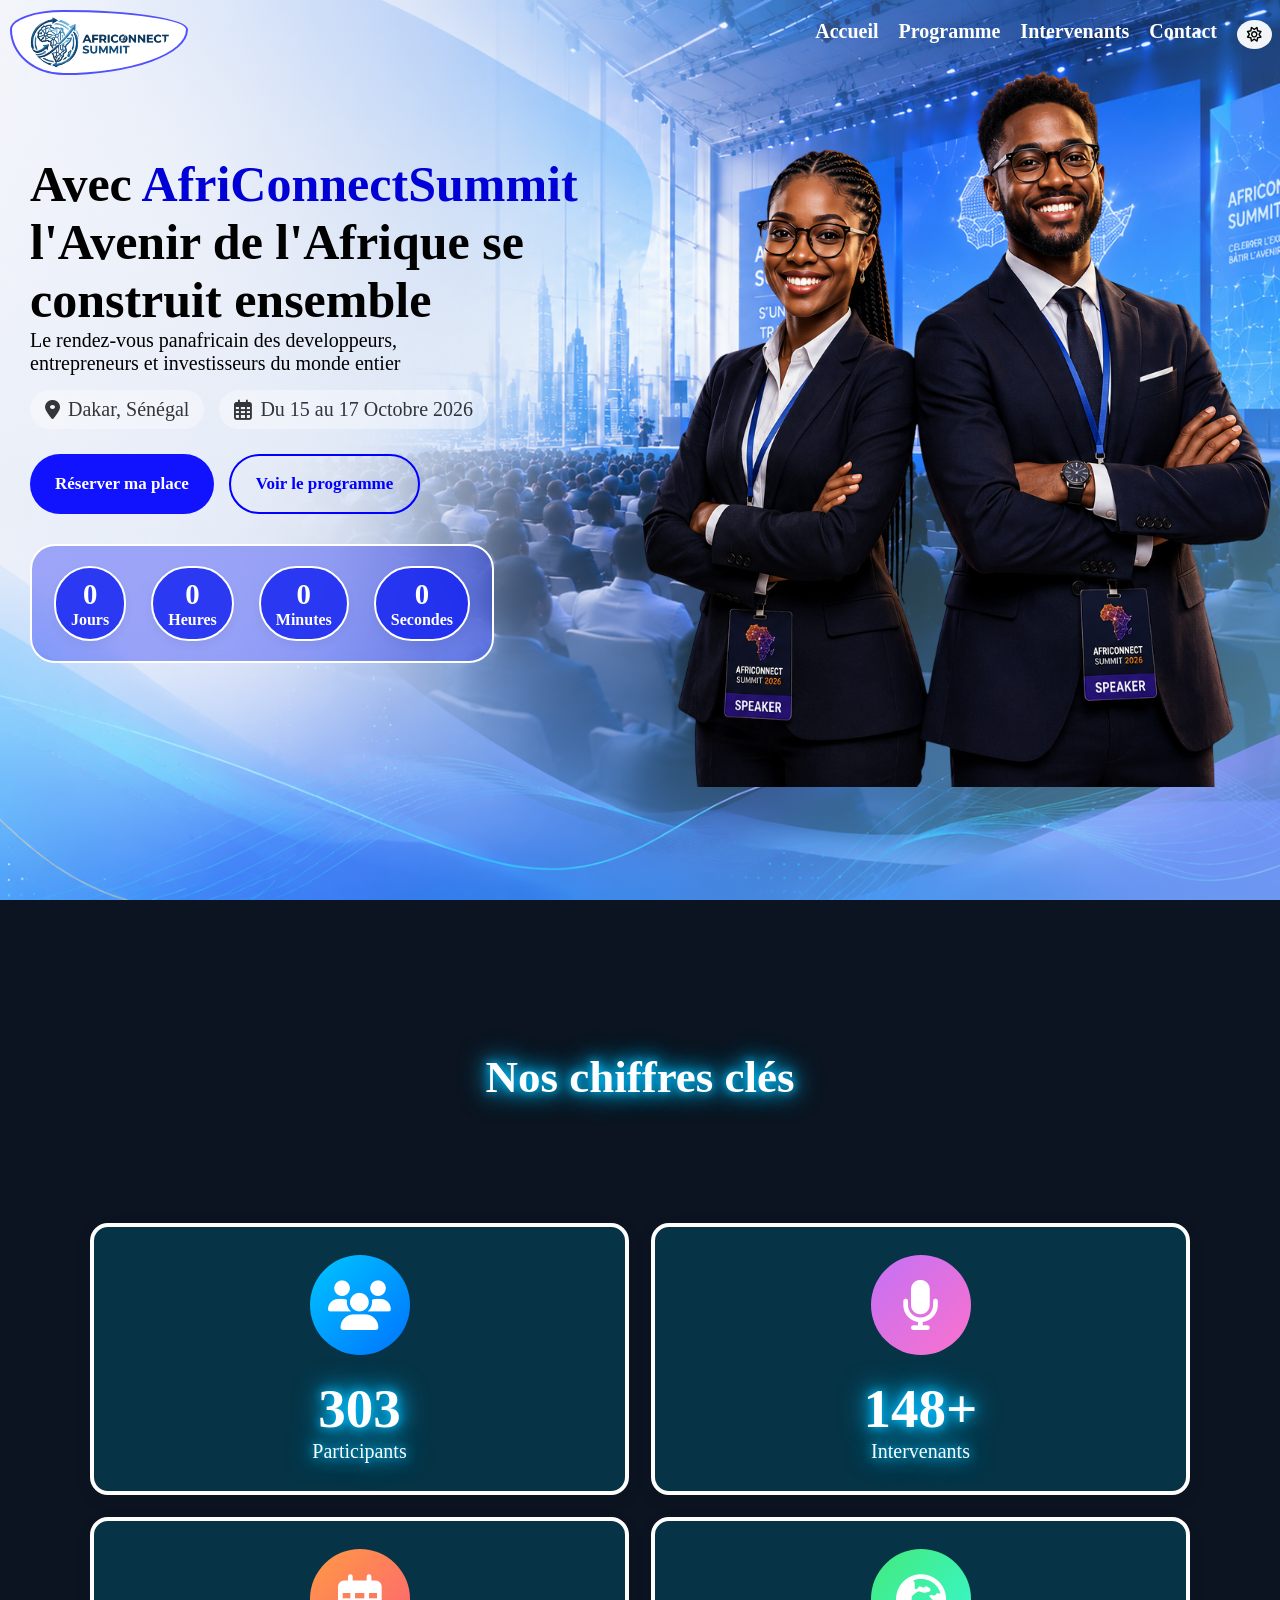
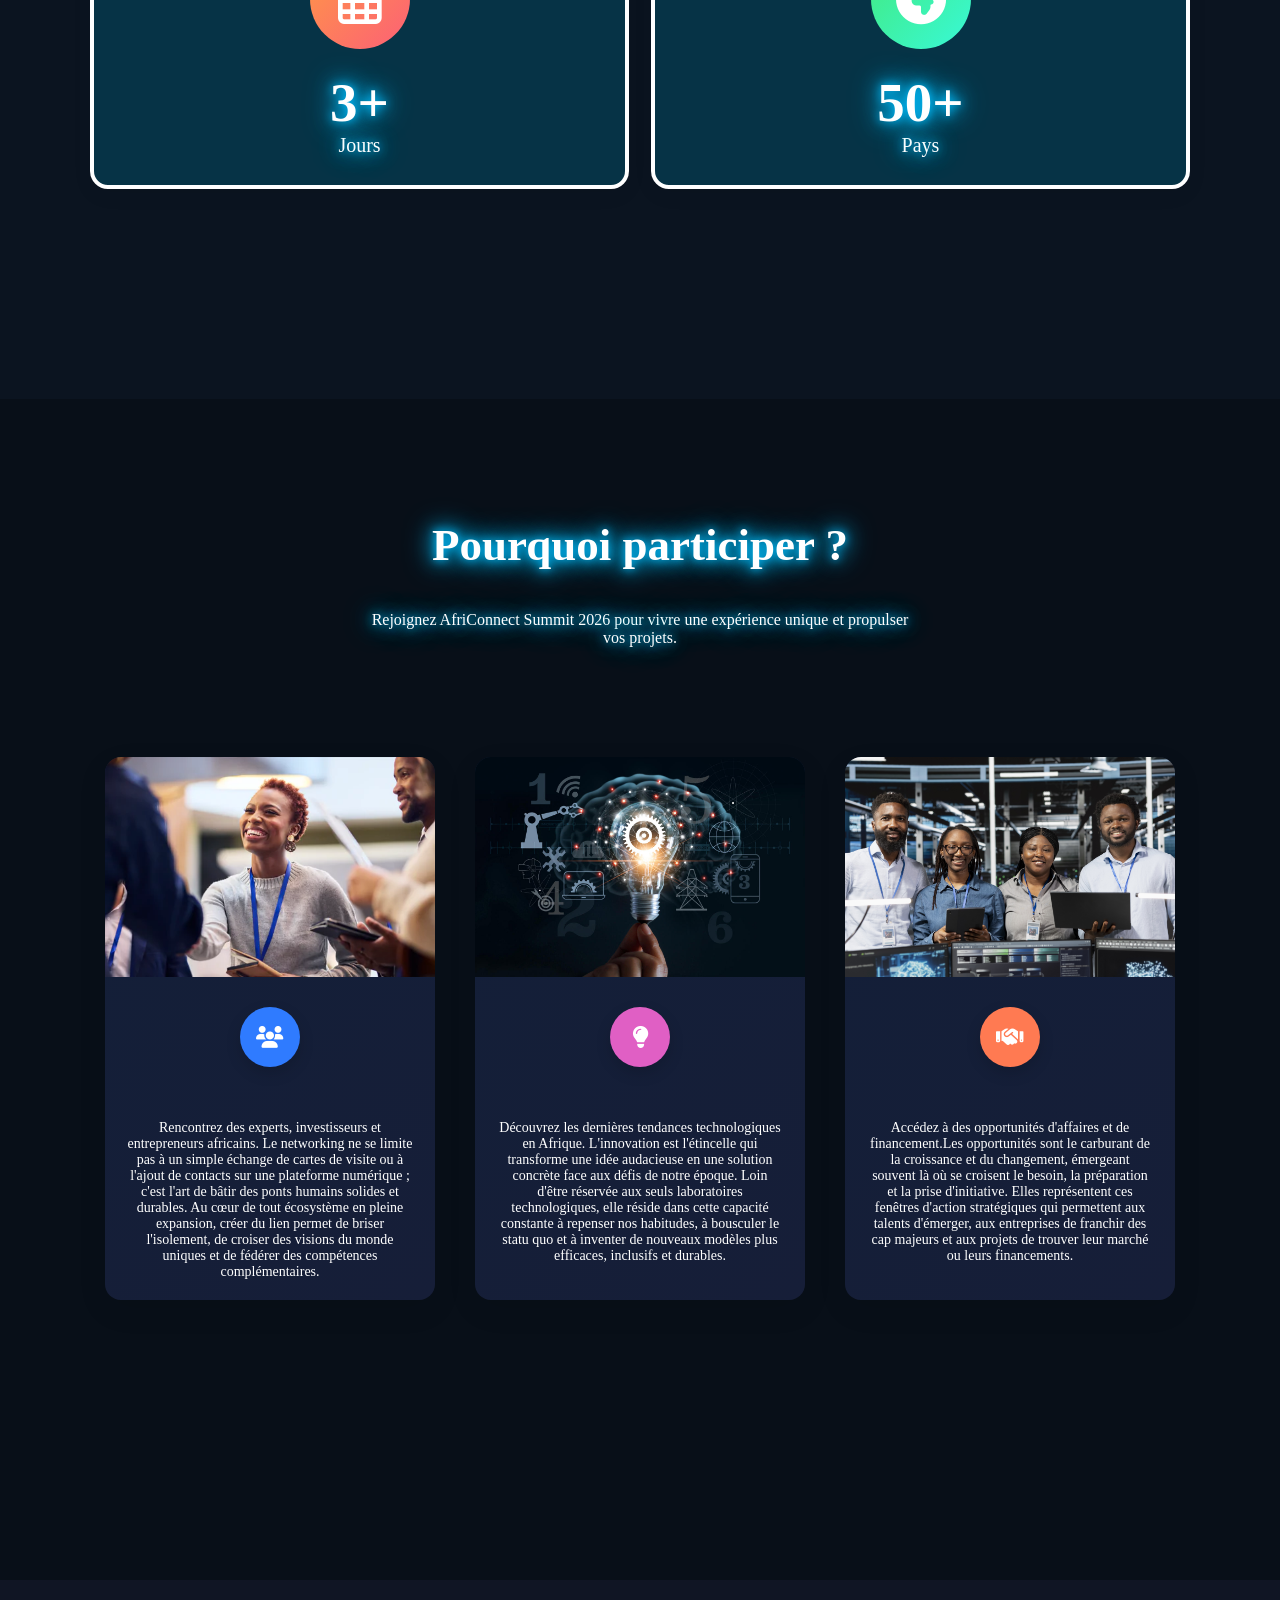
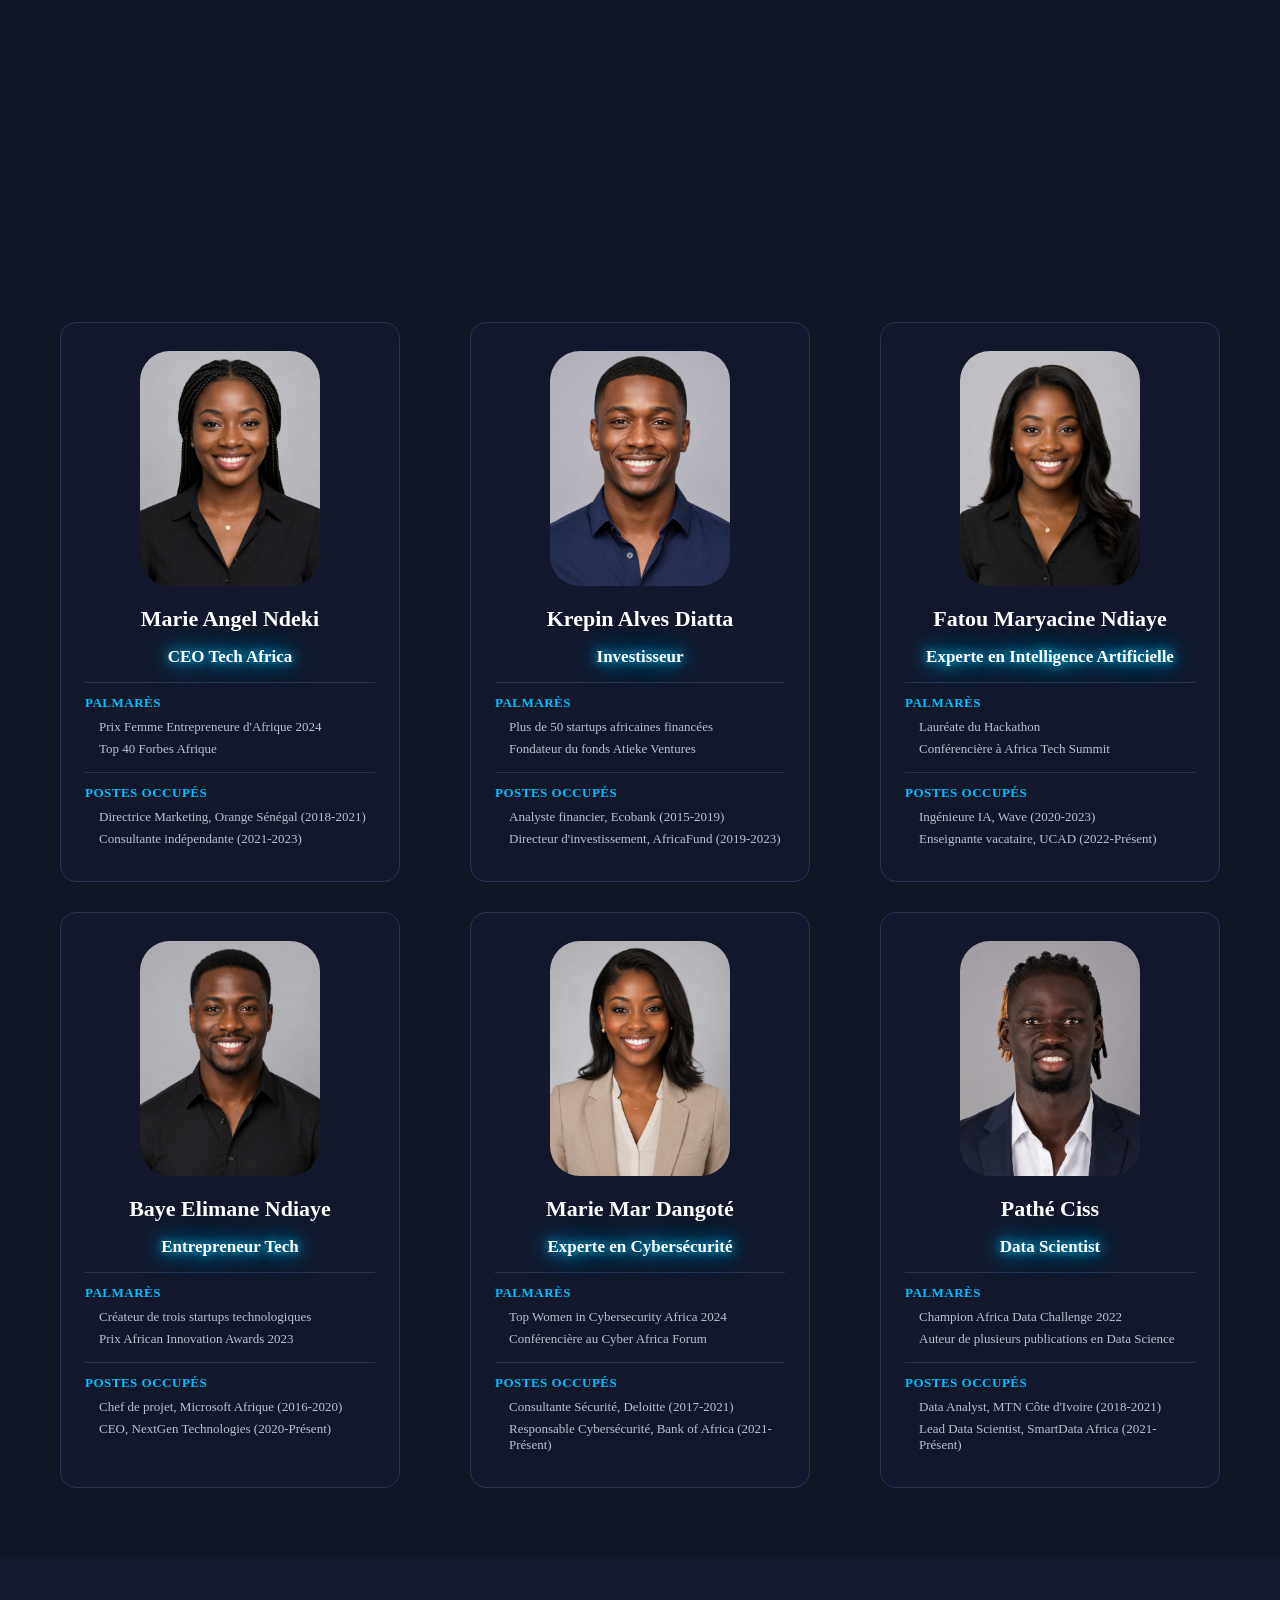
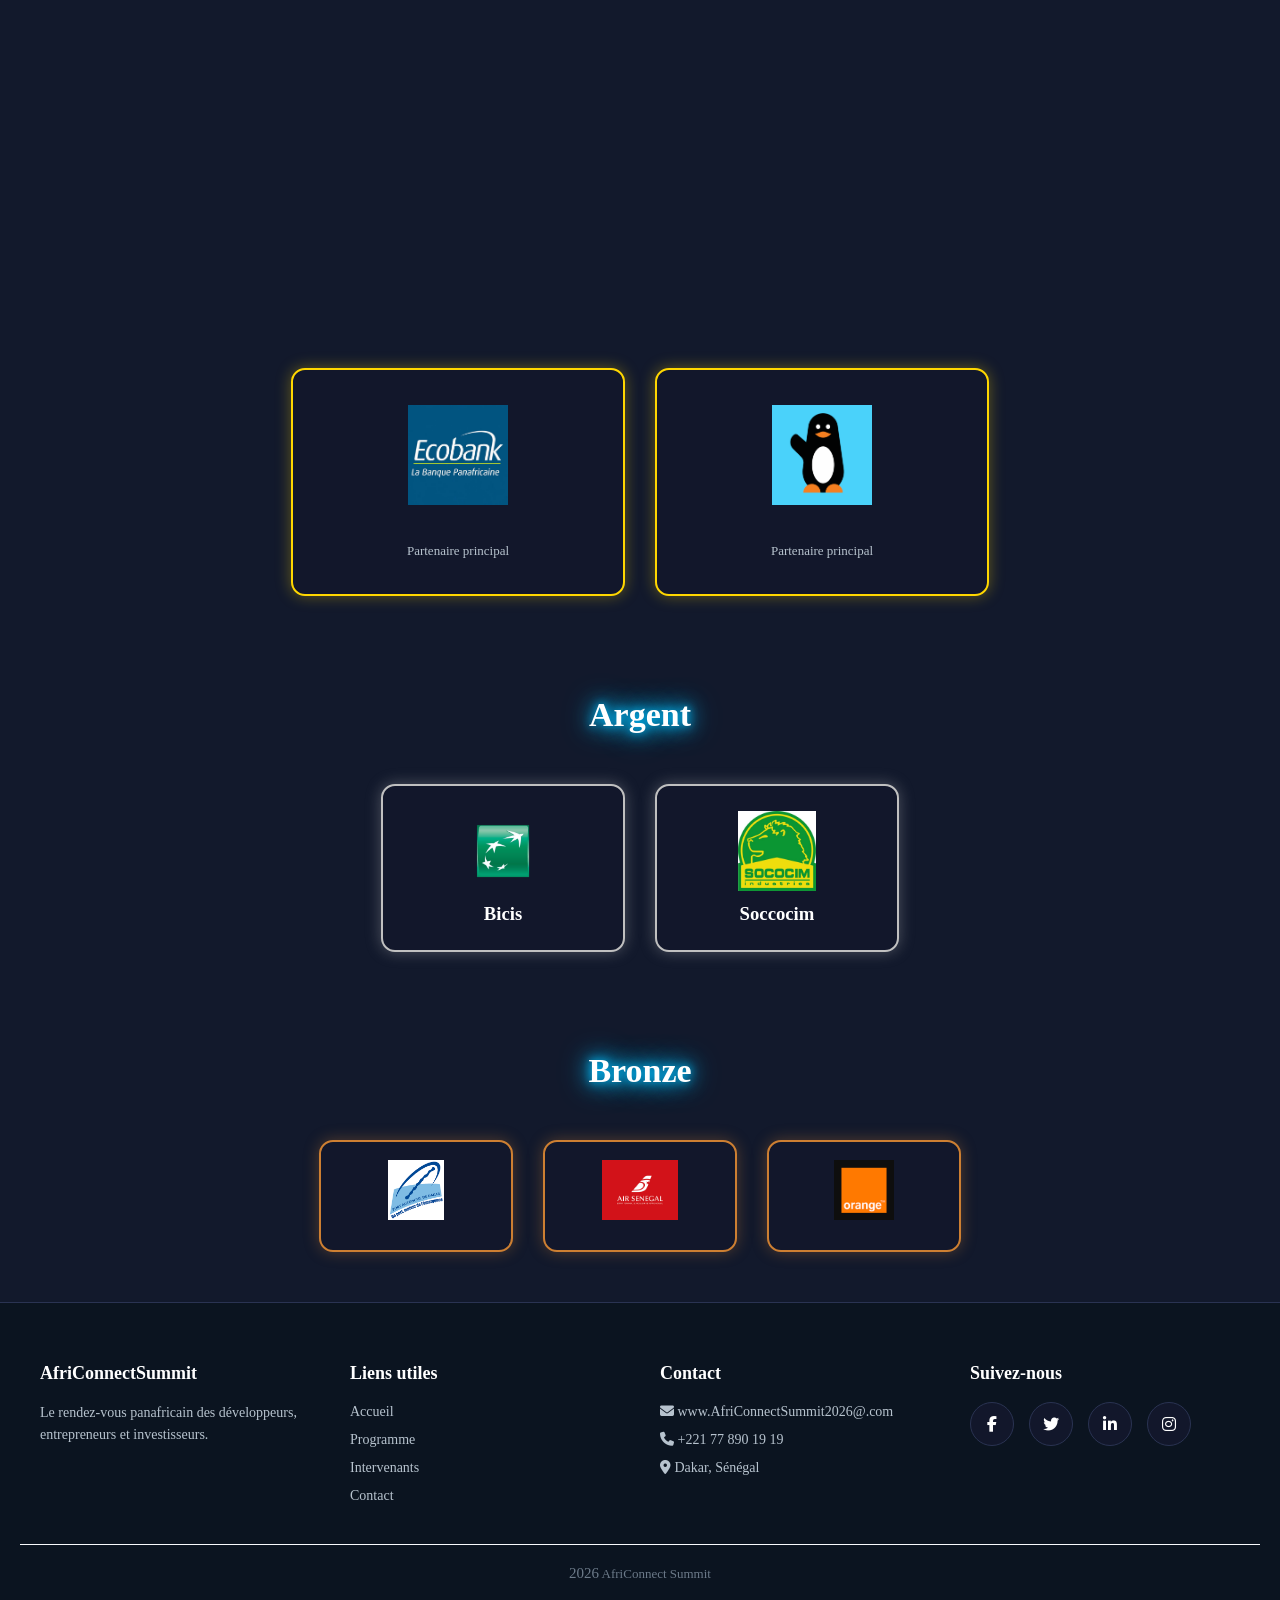
<file: index.html>
<!DOCTYPE html>
<html lang="fr">

<head>
    <meta charset="UTF-8">
    <meta name="viewport" content="width=device-width, initial-scale=1.0">
    <title>AfriConnect Summit 2026</title>
    <link rel="stylesheet" href="https://cdnjs.cloudflare.com/ajax/libs/font-awesome/6.5.1/css/all.min.css">
    <link rel="stylesheet" href="Css/style.css">
</head>

<body class="bac">
    <button id="retourverslehaut">
        <i class="fa-solid fa-arrow-up"></i>
    </button>
        <header class="mapage">
            <nav class="navigation">
                <div>
                    <img src="Images/LOGO1.png" alt="Logo AfriConnect" class="logo">
                </div>
                <button class="menuburger" id="bouttonburger">
                <i class="fa-solid fa-bars"></i>
                </button>
                <div>
                    <ul class="lien" id="MESLIENS">
                        <li><a href="index.html">Accueil</a></li>
                        <li><a href="programme.html">Programme</a></li>
                        <li><a href="intervenants.html">Intervenants</a></li>
                        <li><a href="contact.html">Contact</a></li>
                        <li>
                            <button id="NOIRBLANC">
                                <i class="fa-regular fa-sun"></i>
                            </button>
                        </li>
                    </ul>
                </div>
            </nav>
            <div>
                <section>
                    <div class="PAGEACCEUIL">
                        <div class="texte">
                            <h1 class="texteacceuil">Avec <span class="afri">AfriConnectSummit</span> <br> l'Avenir de
                                l'Afrique se construit
                                ensemble</h1>
                            <span class="mini" >Le rendez-vous panafricain des developpeurs, <br> entrepreneurs et investisseurs du
                                monde entier</span>
                            <div class="dateevenement">
                                <span class="info">
                                    <i class="fa-solid fa-location-dot"></i> Dakar, Sénégal
                                </span>
                                <span class="info">
                                    <i class="fa-regular fa-calendar-days"></i>Du 15 au 17 Octobre 2026
                                </span>
                            </div>
                            <div class="acceuil">
                                <button class="buttonplace">Réserver ma place</button>
                                <button class="buttonprogramme">Voir le programme</button>
                            </div>
                            <div class="evenement">
                                <div class="aaa">
                                    <div class="date">
                                        <span class="DATE" id="jour">00</span>
                                        <label>Jours</label>
                                    </div>
                                    <div class="date">
                                        <span class="DATE" id="heure">00</span>
                                        <label>Heures</label>
                                    </div>
                                    <div class="date">
                                        <span class="DATE" id="minutes">00</span>
                                        <label>Minutes</label>
                                    </div>
                                    <div class="date">
                                        <span class="DATE" id="seconde">00</span>
                                        <label>Secondes</label>
                                    </div>
                                </div>
                            </div>
                        </div>
                        <div>
                            <img src="Images/photo_acceuil.png" alt="photo accueil" id="photoAcceuil">
                        </div>
                    </div>
                </section>
            </div>
        </header>

<section class="chiffreclé">
    <div class="MESCHIFFRES">
        <h2 class="centrerC fade">Nos chiffres clés</h2>
        <div class="chiffre">
            <div class="chiffre1 fade">
                <div class="icone bleu">
                    <i class="fa-solid fa-users"></i>
                </div>
                <div class="titreligne" id="iconeclé1">
                    <h3 class="nombre">1200+</h3>
                </div>
                <p class="mesp">Participants</p>
            </div>

            <div class="chiffre2 fade">
                <div class="icone pink">
                    <i class="fa-solid fa-microphone"></i>
                </div>
                <div class="titreligne">
                    <h3 class="nombre" >148+</h3>
                </div>
                <p class="mesp">Intervenants</p>
            </div>

            <div class="chiffre3 fade">
                <div class="icone orange">
                    <i class="fa-regular fa-calendar-days"></i>
                </div>
                <div class="titreligne">
                    <h3 class="nombre">3</h3>
                </div>
                <p class="mesp">Jours</p>
            </div>

            <div class="chiffre4 fade">
                <div class="icone vert">
                    <i class="fa-solid fa-earth-africa"></i>
                </div>
                <div class="titreligne">
                    <h3 class="nombre">50+</h3>
                </div>
                <p class="mesp">Pays</p>
            </div>
        </div>
    </div>
</section>
    <section class="PARTICIPER">
    <h2 class="centrerP fade">Pourquoi participer ?</h2>
    <p class="sousTitreP">Rejoignez AfriConnect Summit 2026 pour vivre une expérience unique et propulser vos projets.</p>

    <div class="participation">

        <div class="carteP fade">
            <img src="Images/Networking.webp" alt="Networking">
            <div class="iconeP bleu"><i class="fa-solid fa-users"></i></div>
            <div class="CARTE1">
                <h3 class="PART">Networking</h3>
                <p>Rencontrez des experts, investisseurs et entrepreneurs africains. Le networking ne se limite pas à un simple échange de cartes de visite ou à l'ajout de contacts sur une plateforme numérique ; c'est l'art de bâtir des ponts humains solides et durables. Au cœur de tout écosystème en pleine expansion, créer du lien permet de briser l'isolement, de croiser des visions du monde uniques et de fédérer des compétences complémentaires.</p>
            </div>
        </div>

        <div class="carteP fade">
            <img src="Images/innovation.jpg" alt="Innovation">
            <div class="iconeP pink"><i class="fa-solid fa-lightbulb"></i></div>
            <div class="CARTE1">
                <h3 class="PART">Innovation</h3>
                <p>Découvrez les dernières tendances technologiques en Afrique. L'innovation est l'étincelle qui transforme une idée audacieuse en une solution concrète face aux défis de notre époque. Loin d'être réservée aux seuls laboratoires technologiques, elle réside dans cette capacité constante à repenser nos habitudes, à bousculer le statu quo et à inventer de nouveaux modèles plus efficaces, inclusifs et durables.</p>
            </div>
        </div>

        <div class="carteP fade">
            <img src="Images/GAT1.jpg" alt="Opportunités">
            <div class="iconeP orange"><i class="fa-solid fa-handshake"></i></div>
            <div class="CARTE1">
                <h3 class="PART">Opportunités</h3>
                <p>Accédez à des opportunités d'affaires et de financement.Les opportunités sont le carburant de la croissance et du changement, émergeant souvent là où se croisent le besoin, la préparation et la prise d'initiative. Elles représentent ces fenêtres d'action stratégiques qui permettent aux talents d'émerger, aux entreprises de franchir des cap majeurs et aux projets de trouver leur marché ou leurs financements.</p>
            </div>
        </div>

    </div>
</section>

     <section class="Nos">
    <h2 class="centrerV fade">Intervenants vedettes</h2>

    <div class="Mesintervenants">

    <div class="carte_intervenant fade">
    <img src="Images/F12.png" alt="Marie Angel Ndeki">
    <h3>Marie Angel Ndeki</h3>
    <p class="poste">CEO Tech Africa </p>

    <div class="parcours">
        <h4>Palmarès</h4>
        <ul>
            <li>Prix Femme Entrepreneure d'Afrique 2024</li>
            <li>Top 40 Forbes Afrique</li>
        </ul>
    </div>

    <div class="posteO">
        <h4>Postes occupés</h4>
        <ul>
            <li>Directrice Marketing, Orange Sénégal (2018-2021)</li>
            <li>Consultante indépendante (2021-2023)</li>
        </ul>
    </div>
</div>

<div class="carte_intervenant fade">
    <img src="Images/F11.png" alt="Krepin Alves Diatta">
    <h3>Krepin Alves Diatta</h3>
    <p class="poste">Investisseur </p>

    <div class="parcours">
        <h4>Palmarès</h4>
        <ul>
            <li>Plus de 50 startups africaines financées</li>
            <li>Fondateur du fonds Atieke Ventures</li>
        </ul>
    </div>

    <div class="posteO">
        <h4>Postes occupés</h4>
        <ul>
            <li>Analyste financier, Ecobank (2015-2019)</li>
            <li>Directeur d'investissement, AfricaFund (2019-2023)</li>
        </ul>
    </div>
</div>

<div class="carte_intervenant fade">
    <img src="Images/F13.png" alt="Fatou Ndiaye">
    <h3>Fatou Maryacine Ndiaye</h3>
    <p class="poste">Experte en Intelligence Artificielle </p>

    <div class="parcours">
        <h4>Palmarès</h4>
        <ul>
            <li>Lauréate du Hackathon</li>
            <li>Conférencière à Africa Tech Summit</li>
        </ul>
    </div>

    <div class="posteO">
        <h4>Postes occupés</h4>
        <ul>
            <li>Ingénieure IA, Wave (2020-2023)</li>
            <li>Enseignante vacataire, UCAD (2022-Présent)</li>
        </ul>
    </div>
</div>

<div class="carte_intervenant fade">
    <img src="Images/F14.png" alt="Samuel Okoro">
    <h3>Baye Elimane Ndiaye</h3>
    <p class="poste">Entrepreneur Tech </p>

    <div class="parcours">
        <h4>Palmarès</h4>
        <ul>
            <li>Créateur de trois startups technologiques</li>
            <li>Prix African Innovation Awards 2023</li>
        </ul>
    </div>

    <div class="posteO">
        <h4>Postes occupés</h4>
        <ul>
            <li>Chef de projet, Microsoft Afrique (2016-2020)</li>
            <li>CEO, NextGen Technologies (2020-Présent)</li>
        </ul>
    </div>
</div>

<div class="carte_intervenant fade">
    <img src="Images/F15.png" alt="Marie Mar Dangoté">
    <h3>Marie Mar Dangoté</h3>
    <p class="poste">Experte en Cybersécurité </p>

    <div class="parcours">
        <h4>Palmarès</h4>
        <ul>
            <li>Top Women in Cybersecurity Africa 2024</li>
            <li>Conférencière au Cyber Africa Forum</li>
        </ul>
    </div>

    <div class="posteO">
        <h4>Postes occupés</h4>
        <ul>
            <li>Consultante Sécurité, Deloitte (2017-2021)</li>
            <li>Responsable Cybersécurité, Bank of Africa (2021-Présent)</li>
        </ul>
    </div>
</div>

<div class="carte_intervenant fade">
    <img src="Images/F16.png" alt="Pathé Ciss">
    <h3>Pathé Ciss</h3>
    <p class="poste">Data Scientist </p>

    <div class="parcours">
        <h4>Palmarès</h4>
        <ul>
            <li>Champion Africa Data Challenge 2022</li>
            <li>Auteur de plusieurs publications en Data Science</li>
        </ul>
    </div>

    <div class="posteO">
        <h4>Postes occupés</h4>
        <ul>
            <li>Data Analyst, MTN Côte d'Ivoire (2018-2021)</li>
            <li>Lead Data Scientist, SmartData Africa (2021-Présent)</li>
        </ul>
    </div>
</div>
    </div>
</section>

<section class="sponsors">
<h2 class="centrerS fade">Nos sponsors</h2>
    <div class="Messponsors">
        <div>
            <h3 class="titreS fade">Or</h3>
            <div class="niveau_sponsor">
                <div class="carte_sponsor sponsor_or">
                    <img src="Images/logoEco.jpg" alt="Logo Ecobank">
                    <h3>Ecobank</h3>
                    <p>Partenaire principal</p>
                </div>
                <div class="carte_sponsor sponsor_or">
                    <img src="Images/Logo-Wave.png" alt="Logo Wave">
                    <h3>Wave</h3>
                    <p>Partenaire principal</p>
                </div>
            </div>
        </div>
        <div>
            <h3 class="titreS fade">Argent</h3>
            <div class="niveau_sponsor">

                <div class="carte_sponsor sponsor_argent">
                    <img src="Images/logobicis.png" alt="Logo Bicis">
                    <h3>Bicis</h3>
                </div>
                <div class="carte_sponsor sponsor_argent">
                    <img src="Images/sococim.jpg" alt="Logo soccocim">
                    <h3>Soccocim</h3>
                </div>
            </div>
        </div>
        <div>
            <h3 class="titreS fade">Bronze</h3>
            <div class="niveau_sponsor fade">
                <div class="carte_sponsor sponsor_bronze">
                    <img src="Images/logoport.png" alt="Logo Port Autonome de Dakar">
                </div>
                <div class="carte_sponsor sponsor_bronze">
                    <img src="Images/airsenegal.png" alt="Logo air senegal">
                </div>
                <div class="carte_sponsor sponsor_bronze">
                    <img src="Images/Logoorange.png" alt="Logo orange">
                </div>
            </div>
        </div>

    </div>
</section>

    <footer>
    <div class="footer">
        <div>
            <h3>AfriConnectSummit</h3>
            <p>Le rendez-vous panafricain des développeurs, entrepreneurs et investisseurs.</p>
        </div>
        <div>
            <h3>Liens utiles</h3>
            <ul>
                <li><a href="index.html">Accueil</a></li>
                <li><a href="programme.html">Programme</a></li>
                <li><a href="intervenants.html">Intervenants</a></li>
                <li><a href="contact.html">Contact</a></li>
            </ul>
        </div>

        <div>
            <h3>Contact</h3>
            <ul>
                <li><a href="#"><i class="fa-solid fa-envelope"></i> www.AfriConnectSummit2026@.com</a></li>
                <li><a href="#"><i class="fa-solid fa-phone"></i> +221 77 890 19 19</a></li>
                <li><a href="#"><i class="fa-solid fa-location-dot"></i> Dakar, Sénégal</a></li>
            </ul>
        </div>
        <div>
            <h3>Suivez-nous</h3>
            <div class="reseauxsociaux">
                <i class="fa-brands fa-facebook-f"></i>
                <i class="fa-brands fa-twitter"></i>
                <i class="fa-brands fa-linkedin-in"></i>
                <i class="fa-brands fa-instagram"></i>
            </div>
        </div>
    </div>
    <div class="footer_bas">
        <p><span id="annee"></span> AfriConnect Summit</p>
    </div>
</footer>

    <script src="Js/main.js"></script>
</body>

</html>
</file>
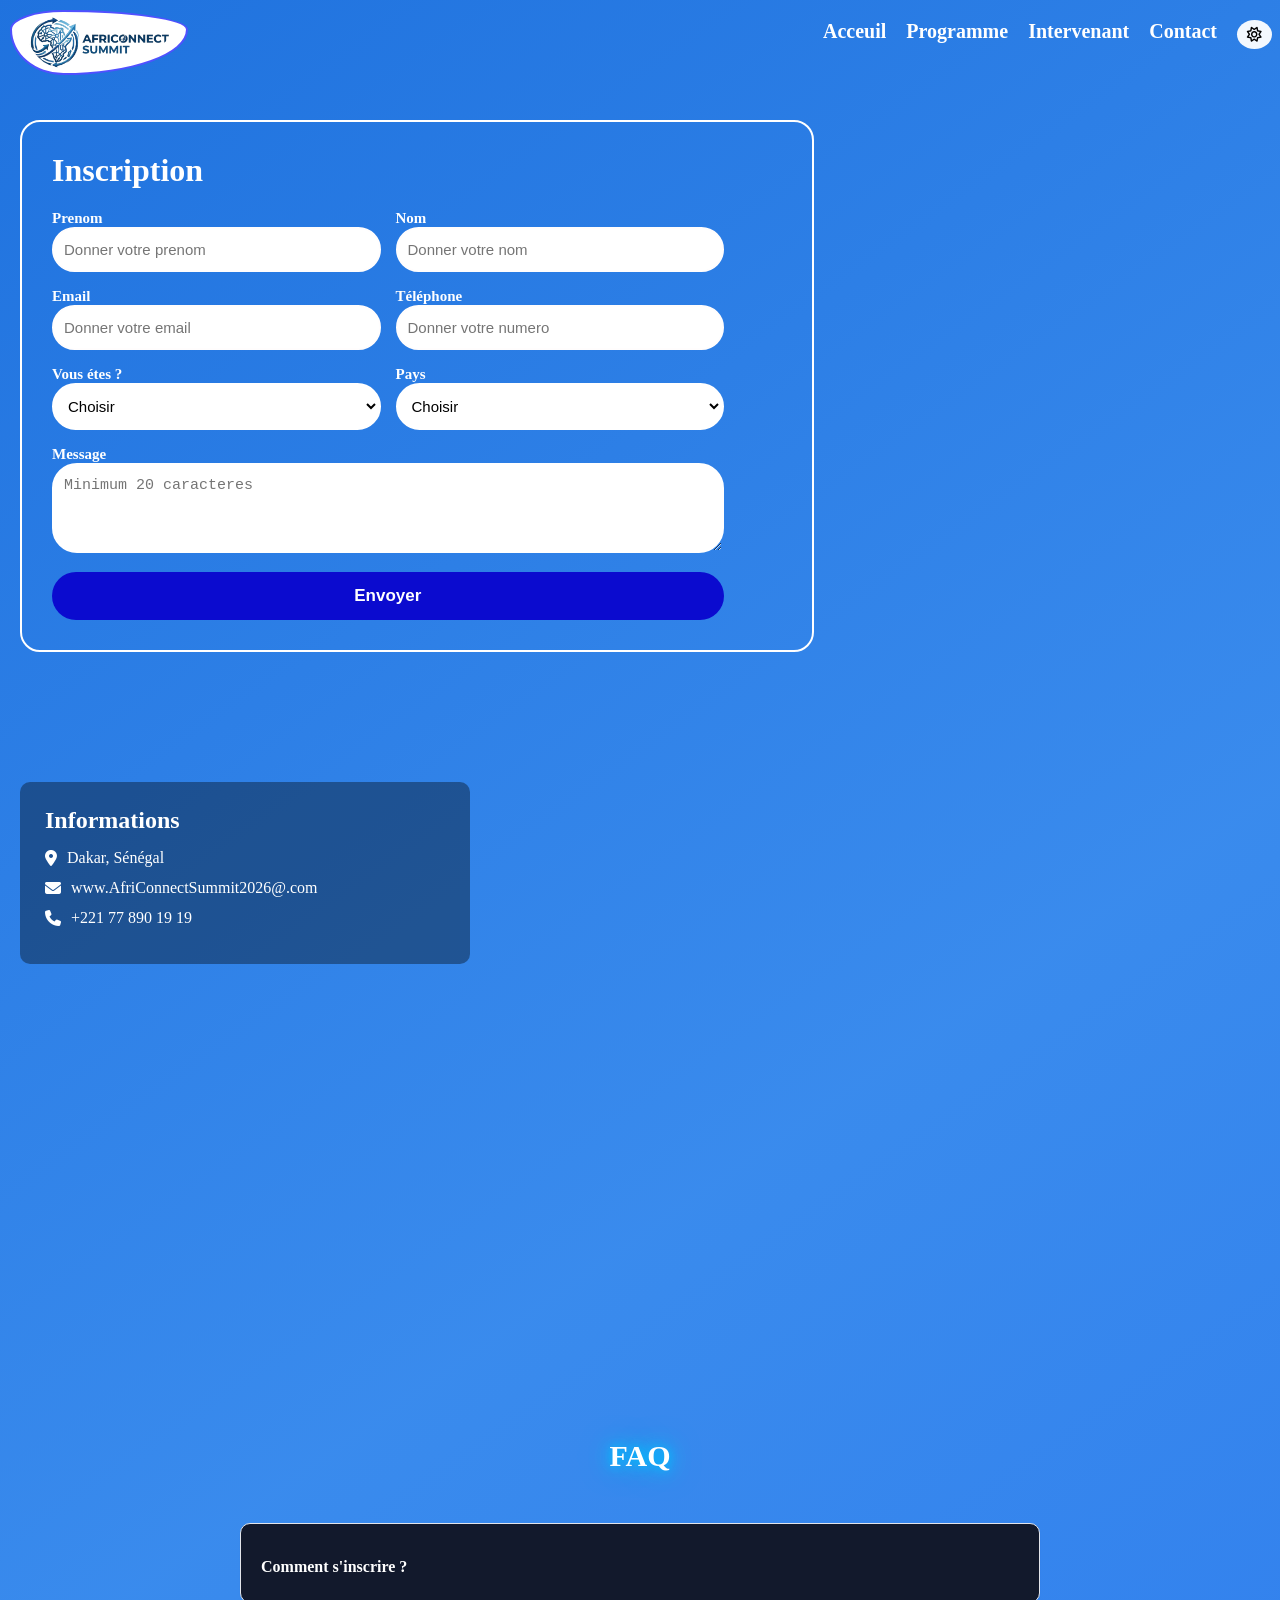
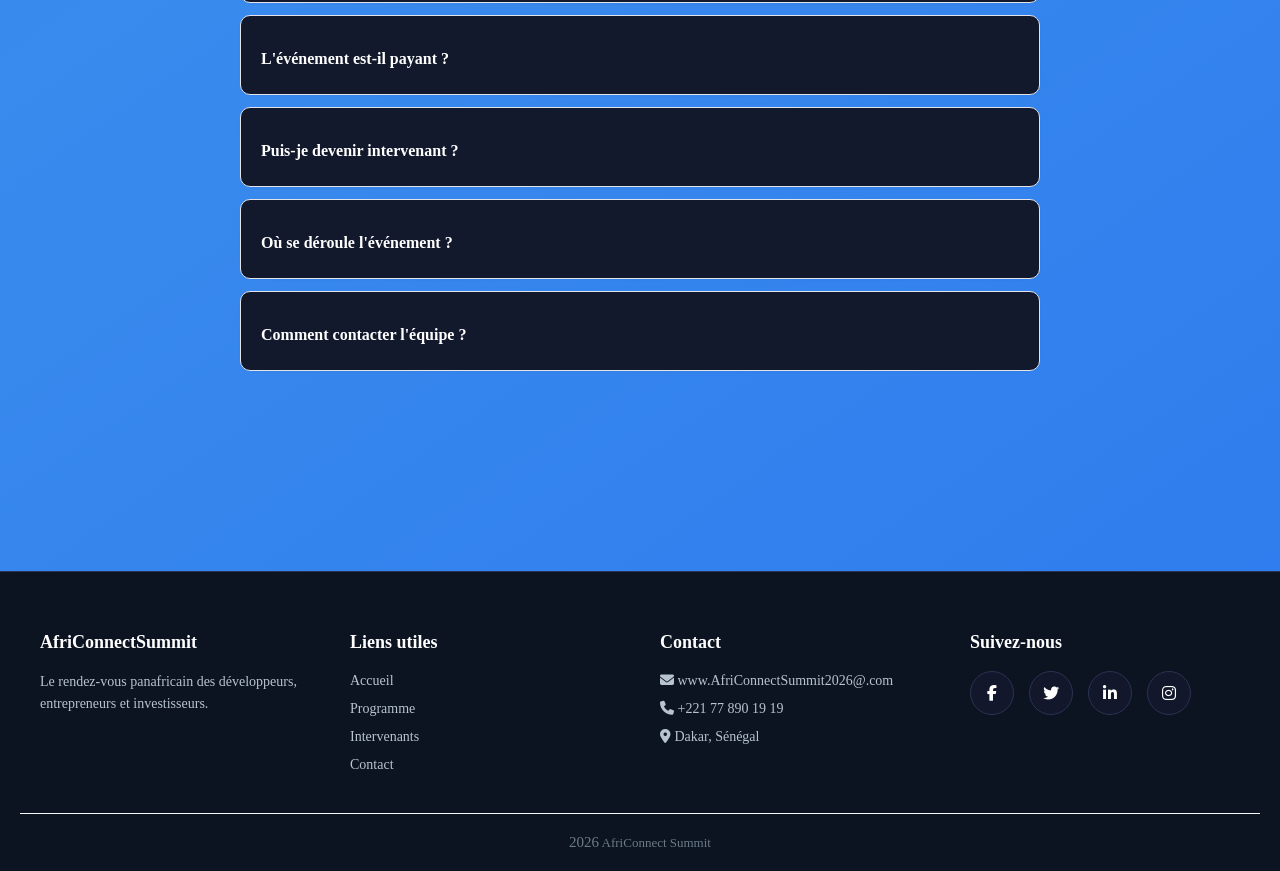
<file: contact.html>
<!DOCTYPE html>
<html lang="en">

<head>
    <meta charset="UTF-8">
    <meta name="viewport" content="width=device-width, initial-scale=1.0">
    <title>Document</title>
    <link rel="stylesheet" href="https://cdnjs.cloudflare.com/ajax/libs/font-awesome/6.5.1/css/all.min.css">
    <link rel="stylesheet" href="Css/style.css">
</head>

<body class="backC">
    <h1 class="cache">africonnect</h1>
    <button id="retourverslehaut">
        <i class="fa-solid fa-arrow-up"></i>
    </button>
    <nav class="navigation">
        <div>
            <img src="Images/LOGO1.png" alt="Logo AfriConnect" class="logo">
        </div>
        <button class="menuburger" id="bouttonburger">
                <i class="fa-solid fa-bars"></i>
                </button>
        <div>
            <ul class="lien" id="MESLIENS">
                <li><a href="index.html">Acceuil</a></li>
                <li><a href="programme.html">Programme</a></li>
                <li><a href="intervenants.html">Intervenant</a></li>
                <li><a href="contact.html">Contact</a></li>
                 <li>
                    <button id="NOIRBLANC">
                        <i class="fa-regular fa-sun"></i>
                    </button>
                </li>
            </ul>
        </div>
    </nav>
 
<section class="contact-container">
    <div class="colonnegauche">
        <div class="formulaire">
        <h2>Inscription</h2>
        <form id="form">
            <div>
                <label>Prenom</label>
                <input type="text"  placeholder="Donner votre prenom">
            </div>
            <div>
                <label>Nom</label>
                <input type="text" placeholder="Donner votre nom">
            </div>

            <div>
                <label>Email</label>
                <input type="email" placeholder="Donner votre email">
            </div>
            <div>
                <label>Téléphone</label>
                <input type="text" placeholder="Donner votre numero">
            </div>
            <div >
                <label>Vous étes ?</label>
                <select id="type">
                    <option value="">Choisir</option>
                    <option>Participant</option>
                    <option>Intervenant</option>
                    <option>Sponsor</option>
                </select>
            </div>
            <div>
                <label>Pays</label>
                <select id="pays">
                    <option value="">Choisir</option>
                    <option>Sénégal</option>
                    <option>Ghana</option>
                    <option>Nigeria</option>
                    <option>Maroc</option>
                    <option>Côte d'Ivoire</option>
                    <option>Mali</option>
                    <option>Kenya</option>
                    <option>Afrique du Sud</option>
                    <option>Tunisie</option>
                    <option>Cameroun</option>
                </select>
            </div>
            <div class="MESS">
                <label>Message</label>
                <textarea id="message" placeholder="Minimum 20 caracteres"></textarea>
            </div>
            <button type="submit" id="envoyer">Envoyer</button>

        </form>
    </div>
    </div>
    <div class="colonnedroite">
        <div class="infos">
        <h2>Informations</h2>
        <p><i class="fa-solid fa-location-dot"></i> Dakar, Sénégal</p>
        <p><i class="fa-solid fa-envelope"></i> www.AfriConnectSummit2026@.com</p>
        <p><i class="fa-solid fa-phone"></i>+221 77 890 19 19</p>
    </div>
    <div class="map">
        <iframe src="https://www.google.com/maps/embed?pb=!1m18!1m12!1m3!1d7717.686621430362!2d-17.485492160865604!3d14.721449219793852!2m3!1f0!2f0!3f0!3m2!1i1024!2i768!4f13.1!3m3!1m2!1s0xec16d55f444d723%3A0xef340e67bb379b57!2sCite%20avion%2C%20Dakar!5e0!3m2!1sfr!2ssn!4v1785015461147!5m2!1sfr!2ssn" width="600" height="450" style="border:0;" allowfullscreen="" loading="lazy" referrerpolicy="strict-origin-when-cross-origin"></iframe>
    </div>

    </div>
</section>

<section class="faq">
    <h2 style="text-align:center;" class="FAQ fade">FAQ</h2>

    <div class="accordion fade">

        <div class="item">
            <input type="checkbox" id="q1">
            <label for="q1">Comment s'inscrire ?</label>
            <div class="content">
                <p>Remplissez le formulaire et soumettez votre demande.</p>
            </div>
        </div>

        <div class="item">
            <input type="checkbox" id="q2">
            <label for="q2">L'événement est-il payant ?</label>
            <div class="content">
                <p>Certaines catégories nécessitent un billet payant.</p>
            </div>
        </div>

        <div class="item">
            <input type="checkbox" id="q3">
            <label for="q3">Puis-je devenir intervenant ?</label>
            <div class="content">
                <p>Oui, sélectionnez "Intervenant" dans le formulaire.</p>
            </div>
        </div>

        <div class="item">
            <input type="checkbox" id="q4">
            <label for="q4">Où se déroule l'événement ?</label>
            <div class="content">
                <p>L'événement se déroule à Dakar.</p>
            </div>
        </div>

        <div class="item">
            <input type="checkbox" id="q5">
            <label for="q5">Comment contacter l'équipe ?</label>
            <div class="content">
                <p>Via email ou téléphone indiqué dans la section contact.</p>
            </div>
        </div>

    </div>
</section>
    <footer>
    <div class="footer">
        <div>
            <h3>AfriConnectSummit</h3>
            <p>Le rendez-vous panafricain des développeurs, entrepreneurs et investisseurs.</p>
        </div>
        <div>
            <h3>Liens utiles</h3>
            <ul>
                <li><a href="index.html">Accueil</a></li>
                <li><a href="programme.html">Programme</a></li>
                <li><a href="intervenants.html">Intervenants</a></li>
                <li><a href="contact.html">Contact</a></li>
            </ul>
        </div>

        <div>
            <h3>Contact</h3>
            <ul>
                <li><a href="#"><i class="fa-solid fa-envelope"></i> www.AfriConnectSummit2026@.com</a></li>
                <li><a href="#"><i class="fa-solid fa-phone"></i> +221 77 890 19 19</a></li>
                <li><a href="#"><i class="fa-solid fa-location-dot"></i> Dakar, Sénégal</a></li>
            </ul>
        </div>
        <div>
            <h3>Suivez-nous</h3>
            <div class="reseauxsociaux">
                <i class="fa-brands fa-facebook-f"></i>
                <i class="fa-brands fa-twitter"></i>
                <i class="fa-brands fa-linkedin-in"></i>
                <i class="fa-brands fa-instagram"></i>
            </div>
        </div>
    </div>
    <div class="footer_bas">
        <p><span id="annee"></span> AfriConnect Summit</p>
    </div>
</footer>

    <script src="Js/main.js"></script>
</body>

</html>
</file>
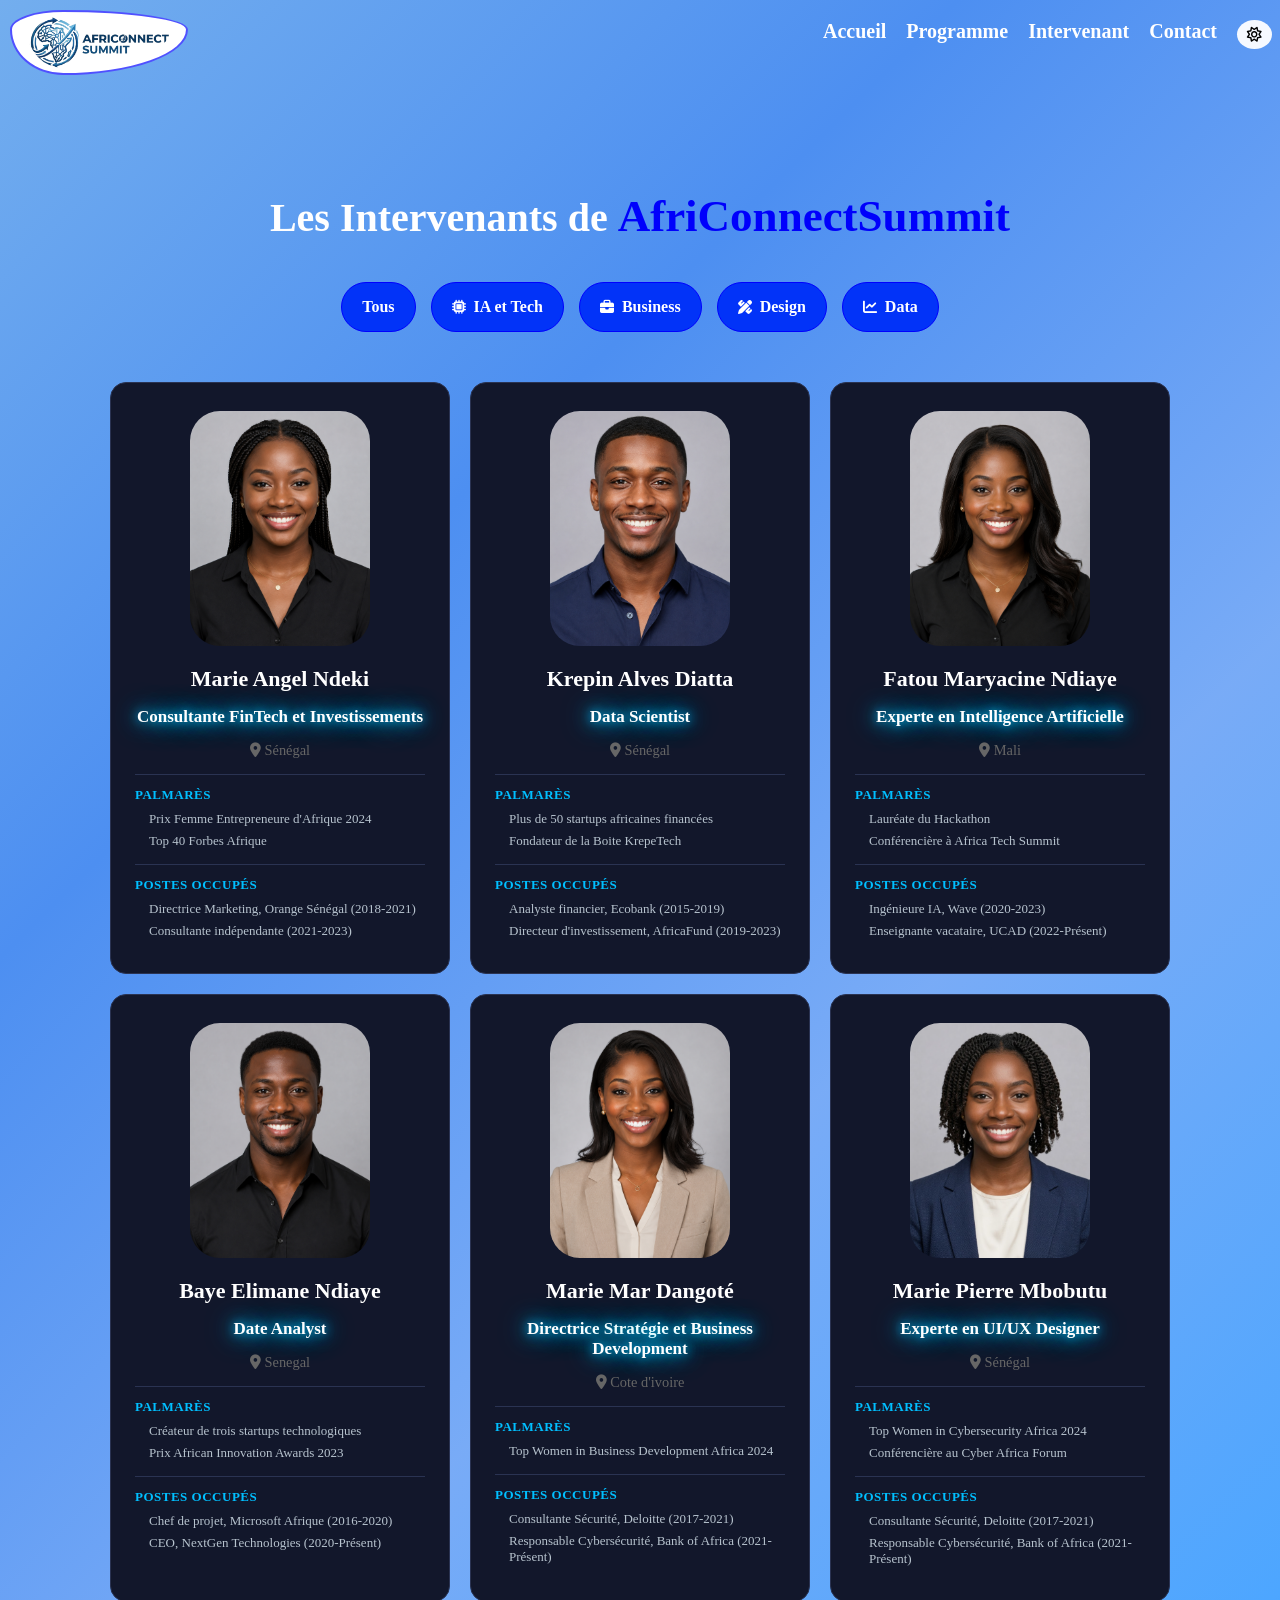
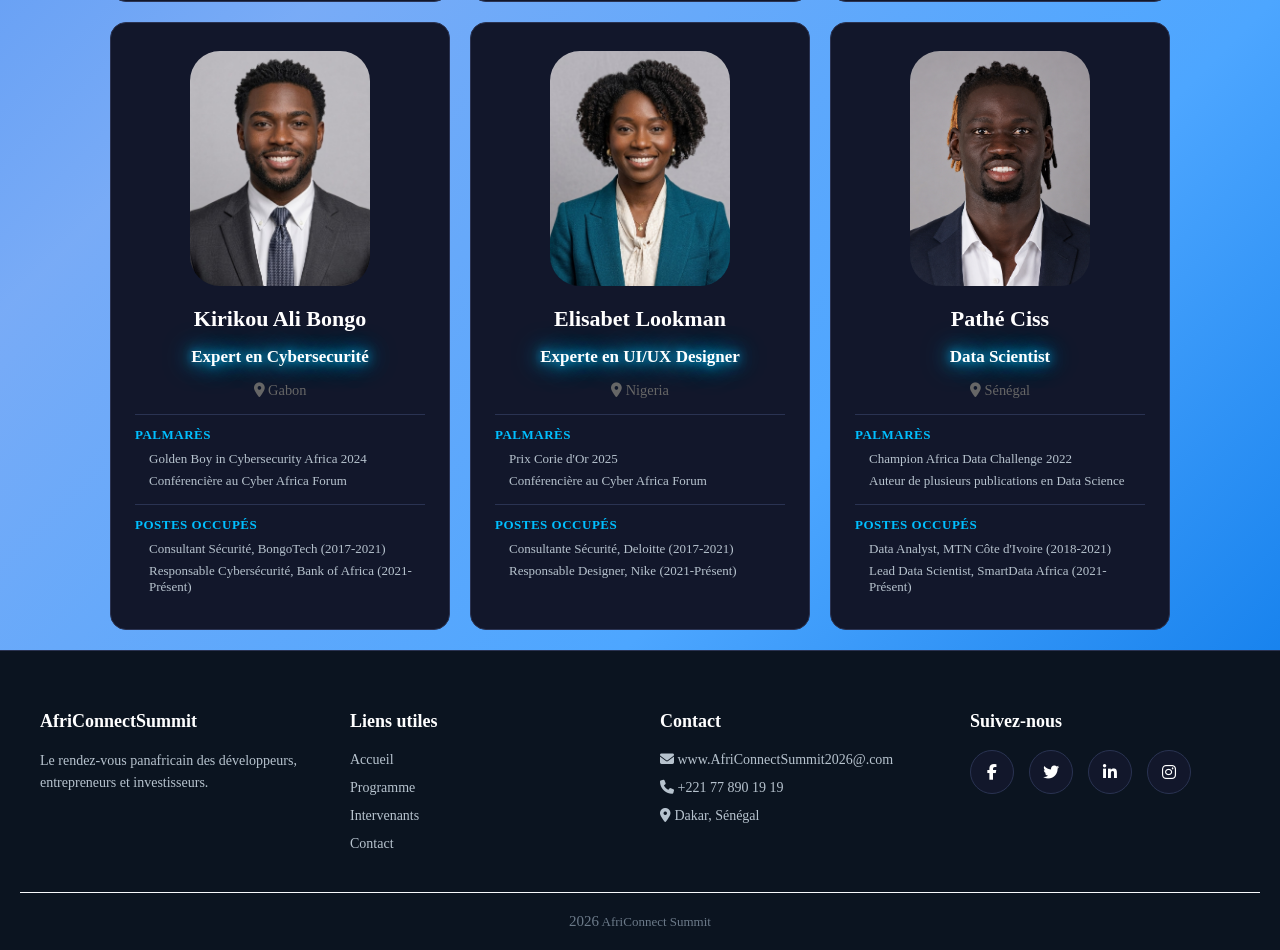
<file: intervenants.html>
<!DOCTYPE html>
<html lang="en">

<head>
    <meta charset="UTF-8">
    <meta name="viewport" content="width=device-width, initial-scale=1.0">
    <title>Document</title>
    <link rel="stylesheet" href="https://cdnjs.cloudflare.com/ajax/libs/font-awesome/6.5.1/css/all.min.css">
    <link rel="stylesheet" href="Css/style.css">
</head>

<body class="backC1">
    <h1 class="cache">africonnect</h1>
    <h2 class="cache">summit</h2>
    <button id="retourverslehaut">
        <i class="fa-solid fa-arrow-up"></i>
    </button>
    <nav class="navigation">
        <div>
            <img src="Images/LOGO1.png" alt="Logo" class="logo">
        </div>
        <button class="menuburger" id="bouttonburger">
            <i class="fa-solid fa-bars"></i>
        </button>
        <div>
            <ul class="lien" id="MESLIENS">
                <li><a href="index.html">Accueil</a></li>
                <li><a href="programme.html">Programme</a></li>
                <li><a href="intervenants.html">Intervenant</a></li>
                <li><a href="contact.html">Contact</a></li>
                <li>
                    <button id="NOIRBLANC">
                        <i class="fa-regular fa-sun"></i>
                    </button>
                </li>

            </ul>
        </div>
    </nav>

    <section class="inter">
        <p class="centrerN">Les Intervenants de <span class="AFR">AfriConnectSummit</span></p>

        <div class="mesbouttons">
    <button>Tous</button>
    <button><i class="fa-solid fa-microchip"></i>IA et Tech</button>
    <button><i class="fa-solid fa-briefcase"></i>Business</button>
    <button><i class="fa-solid fa-pen-ruler"></i>Design</button>
    <button><i class="fa-solid fa-chart-line"></i>Data</button>
</div>

        <div class="intervenant">
            <div class="carte_intervenant fade">
    <img src="Images/F12.png" alt="Marie Angel Ndeki">
    <h3>Marie Angel Ndeki</h3>
    <p class="poste">Consultante FinTech et Investissements </p>
    <p class="pays"><i class="fa-solid fa-location-dot"></i> Sénégal</p>

    <div class="parcours">
        <h4>Palmarès</h4>
        <ul>
            <li>Prix Femme Entrepreneure d'Afrique 2024</li>
            <li>Top 40 Forbes Afrique</li>
        </ul>
    </div>

    <div class="posteO">
        <h4>Postes occupés</h4>
        <ul>
            <li>Directrice Marketing, Orange Sénégal (2018-2021)</li>
            <li>Consultante indépendante (2021-2023)</li>
        </ul>
    </div>
</div>

<div class="carte_intervenant fade">
    <img src="Images/F11.png" alt="Krepin Alves Diatta">
    <h3>Krepin Alves Diatta</h3>
    <p class="poste">Data Scientist</p>
    <p class="pays"><i class="fa-solid fa-location-dot"></i> Sénégal</p>

    <div class="parcours">
        <h4>Palmarès</h4>
        <ul>
            <li>Plus de 50 startups africaines financées</li>
            <li>Fondateur de la Boite KrepeTech</li>
        </ul>
    </div>

    <div class="posteO">
        <h4>Postes occupés</h4>
        <ul>
            <li>Analyste financier, Ecobank (2015-2019)</li>
            <li>Directeur d'investissement, AfricaFund (2019-2023)</li>
        </ul>
    </div>
</div>

<div class="carte_intervenant fade">
    <img src="Images/F13.png" alt="Maryacine Ndiaye">
    <h3>Fatou Maryacine Ndiaye</h3>
    <p class="poste">Experte en Intelligence Artificielle </p>
    <p class="pays"><i class="fa-solid fa-location-dot"></i> Mali</p>

    <div class="parcours">
        <h4>Palmarès</h4>
        <ul>
            <li>Lauréate du Hackathon</li>
            <li>Conférencière à Africa Tech Summit</li>
        </ul>
    </div>

    <div class="posteO">
        <h4>Postes occupés</h4>
        <ul>
            <li>Ingénieure IA, Wave (2020-2023)</li>
            <li>Enseignante vacataire, UCAD (2022-Présent)</li>
        </ul>
    </div>
</div>

<div class="carte_intervenant fade">
    <img src="Images/F14.png" alt="Samuel Okoro">
    <h3>Baye Elimane Ndiaye</h3>
    <p class="poste">Date Analyst </p>
    <p class="pays"><i class="fa-solid fa-location-dot"></i> Senegal</p>

    <div class="parcours">
        <h4>Palmarès</h4>
        <ul>
            <li>Créateur de trois startups technologiques</li>
            <li>Prix African Innovation Awards 2023</li>
        </ul>
    </div>

    <div class="posteO">
        <h4>Postes occupés</h4>
        <ul>
            <li>Chef de projet, Microsoft Afrique (2016-2020)</li>
            <li>CEO, NextGen Technologies (2020-Présent)</li>
        </ul>
    </div>
</div>

<div class="carte_intervenant fade">
    <img src="Images/F15.png" alt="Marie Mar Dangoté">
    <h3>Marie Mar Dangoté</h3>
    <p class="poste">Directrice Stratégie et Business Development</p>
    <p class="pays"><i class="fa-solid fa-location-dot"></i> Cote d'ivoire</p>

    <div class="parcours">
        <h4>Palmarès</h4>
        <ul>
            <li>Top Women in Business Development Africa 2024</li>
        </ul>
    </div>

    <div class="posteO">
        <h4>Postes occupés</h4>
        <ul>
            <li>Consultante Sécurité, Deloitte (2017-2021)</li>
            <li>Responsable Cybersécurité, Bank of Africa (2021-Présent)</li>
        </ul>
    </div>
</div>
<div class="carte_intervenant fade">
    <img src="Images/F17.png" alt="Marie Mar Dangoté">
    <h3>Marie Pierre Mbobutu</h3>
    <p class="poste">Experte en UI/UX Designer </p>
    <p class="pays"><i class="fa-solid fa-location-dot"></i> Sénégal</p>

    <div class="parcours">
        <h4>Palmarès</h4>
        <ul>
            <li>Top Women in Cybersecurity Africa 2024</li>
            <li>Conférencière au Cyber Africa Forum</li>
        </ul>
    </div>

    <div class="posteO">
        <h4>Postes occupés</h4>
        <ul>
            <li>Consultante Sécurité, Deloitte (2017-2021)</li>
            <li>Responsable Cybersécurité, Bank of Africa (2021-Présent)</li>
        </ul>
    </div>
</div>
<div class="carte_intervenant fade">
    <img src="Images/F18.jpg" alt="Kirikou Ali Bongo">
    <h3> Kirikou Ali Bongo</h3>
    <p class="poste">Expert en Cybersecurité </p>
    <p class="pays"><i class="fa-solid fa-location-dot"></i> Gabon</p>

    <div class="parcours">
        <h4>Palmarès</h4>
        <ul>
            <li>Golden Boy in Cybersecurity Africa 2024</li>
            <li>Conférencière au Cyber Africa Forum</li>
        </ul>
    </div>

    <div class="posteO">
        <h4>Postes occupés</h4>
        <ul>
            <li>Consultant Sécurité, BongoTech (2017-2021)</li>
            <li>Responsable Cybersécurité, Bank of Africa (2021-Présent)</li>
        </ul>
    </div>
</div>
<div class="carte_intervenant fade">
    <img src="Images/F19.jpg" alt="Marie Mar Dangoté">
    <h3>Elisabet Lookman</h3>
    <p class="poste">Experte en UI/UX Designer </p>
    <p class="pays"><i class="fa-solid fa-location-dot"></i> Nigeria</p>

    <div class="parcours">
        <h4>Palmarès</h4>
        <ul>
            <li> Prix Corie d'Or 2025</li>
            <li>Conférencière au Cyber Africa Forum</li>
        </ul>
    </div>

    <div class="posteO">
        <h4>Postes occupés</h4>
        <ul>
            <li>Consultante Sécurité, Deloitte (2017-2021)</li>
            <li>Responsable Designer, Nike (2021-Présent)</li>
        </ul>
    </div>
</div>

<div class="carte_intervenant fade">
    <img src="Images/F16.png" alt="Pathé Ciss">
    <h3>Pathé Ciss</h3>
    <p class="poste">Data Scientist </p>
    <p class="pays"><i class="fa-solid fa-location-dot"></i> Sénégal</p>

    <div class="parcours">
        <h4>Palmarès</h4>
        <ul>
            <li>Champion Africa Data Challenge 2022</li>
            <li>Auteur de plusieurs publications en Data Science</li>
        </ul>
    </div>

    <div class="posteO">
        <h4>Postes occupés</h4>
        <ul>
            <li>Data Analyst, MTN Côte d'Ivoire (2018-2021)</li>
            <li>Lead Data Scientist, SmartData Africa (2021-Présent)</li>
        </ul>
    </div>
</div>
        </div>

    </section>
        <footer>
    <div class="footer">
        <div>
            <h3>AfriConnectSummit</h3>
            <p>Le rendez-vous panafricain des développeurs, entrepreneurs et investisseurs.</p>
        </div>
        <div>
            <h3>Liens utiles</h3>
            <ul>
                <li><a href="index.html">Accueil</a></li>
                <li><a href="programme.html">Programme</a></li>
                <li><a href="intervenants.html">Intervenants</a></li>
                <li><a href="contact.html">Contact</a></li>
            </ul>
        </div>

        <div>
            <h3>Contact</h3>
            <ul>
                <li><a href="#"><i class="fa-solid fa-envelope"></i> www.AfriConnectSummit2026@.com</a></li>
                <li><a href="#"><i class="fa-solid fa-phone"></i> +221 77 890 19 19</a></li>
                <li><a href="#"><i class="fa-solid fa-location-dot"></i> Dakar, Sénégal</a></li>
            </ul>
        </div>
        <div>
            <h3>Suivez-nous</h3>
            <div class="reseauxsociaux">
                <i class="fa-brands fa-facebook-f"></i>
                <i class="fa-brands fa-twitter"></i>
                <i class="fa-brands fa-linkedin-in"></i>
                <i class="fa-brands fa-instagram"></i>
            </div>
        </div>
    </div>
    <div class="footer_bas">
        <p><span id="annee"></span> AfriConnect Summit</p>
    </div>
</footer>

    <script src="Js/main.js"></script>

</body>

</html>
</file>
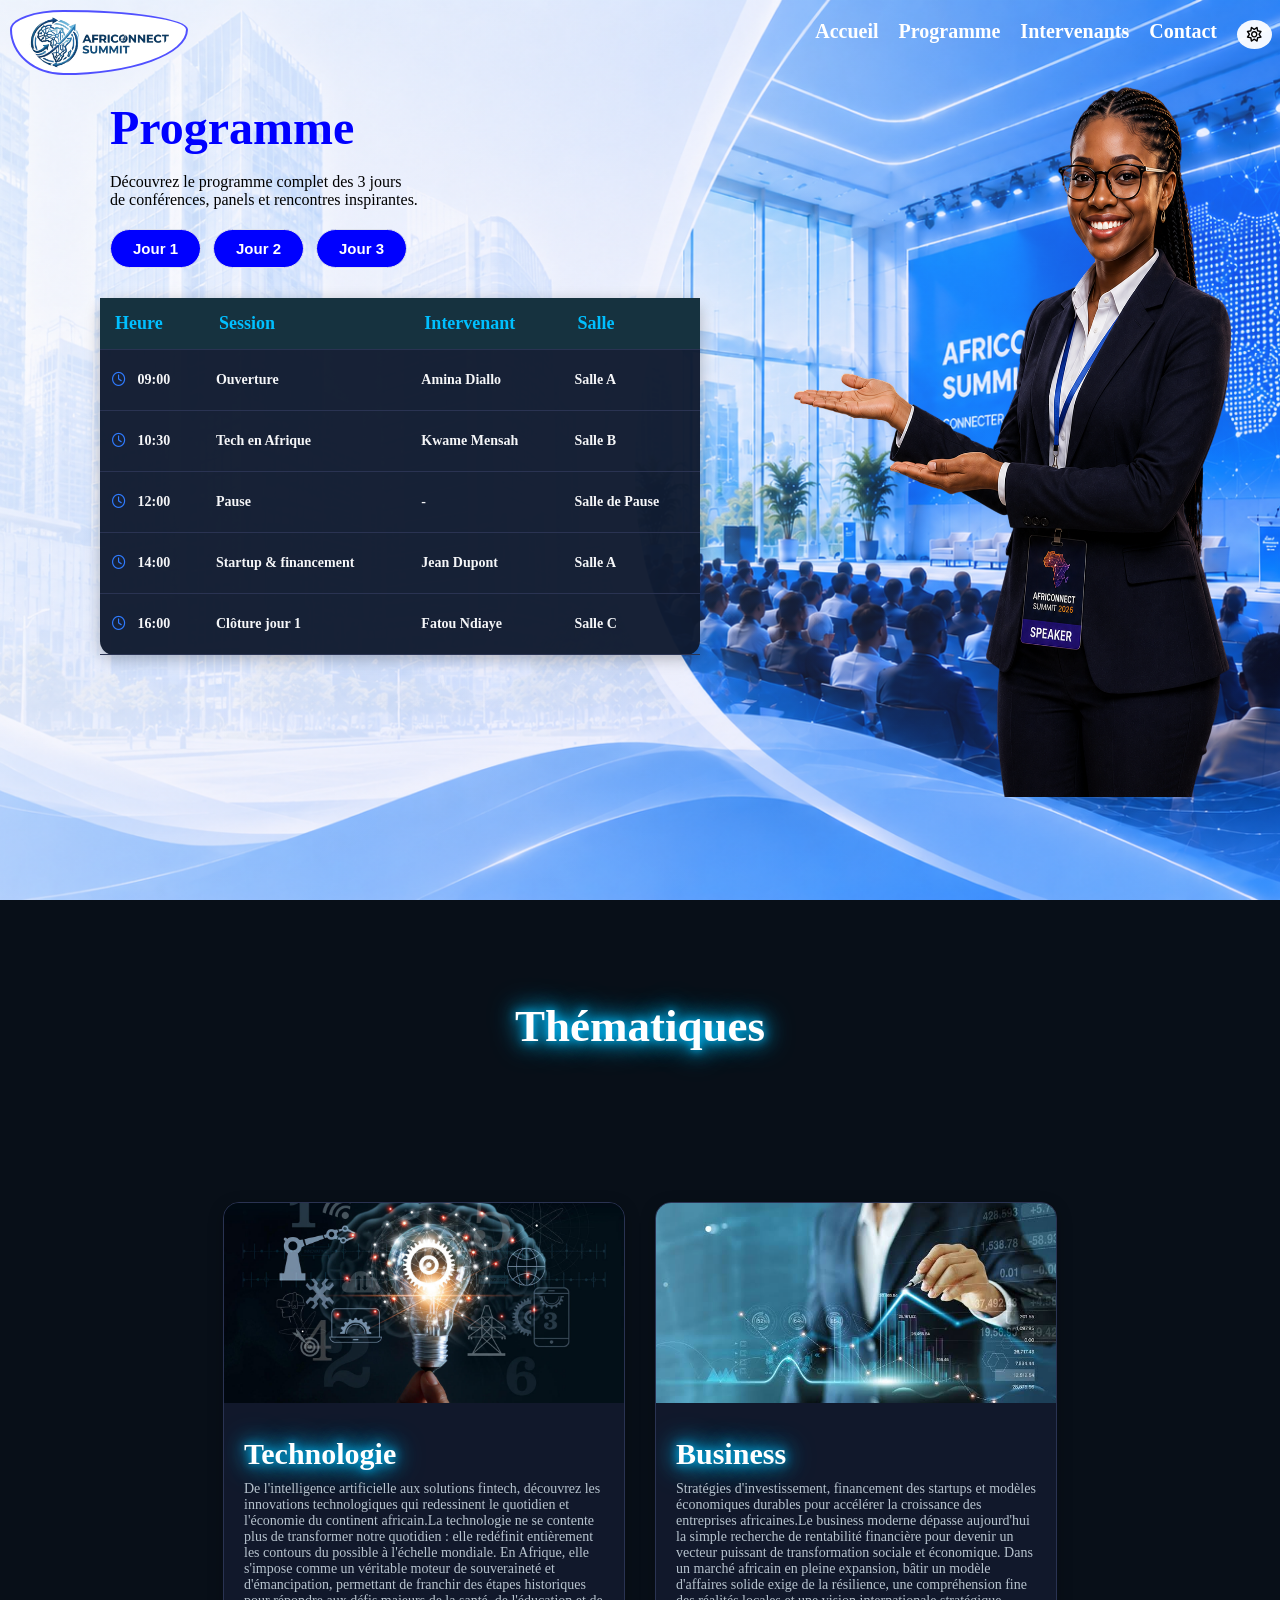
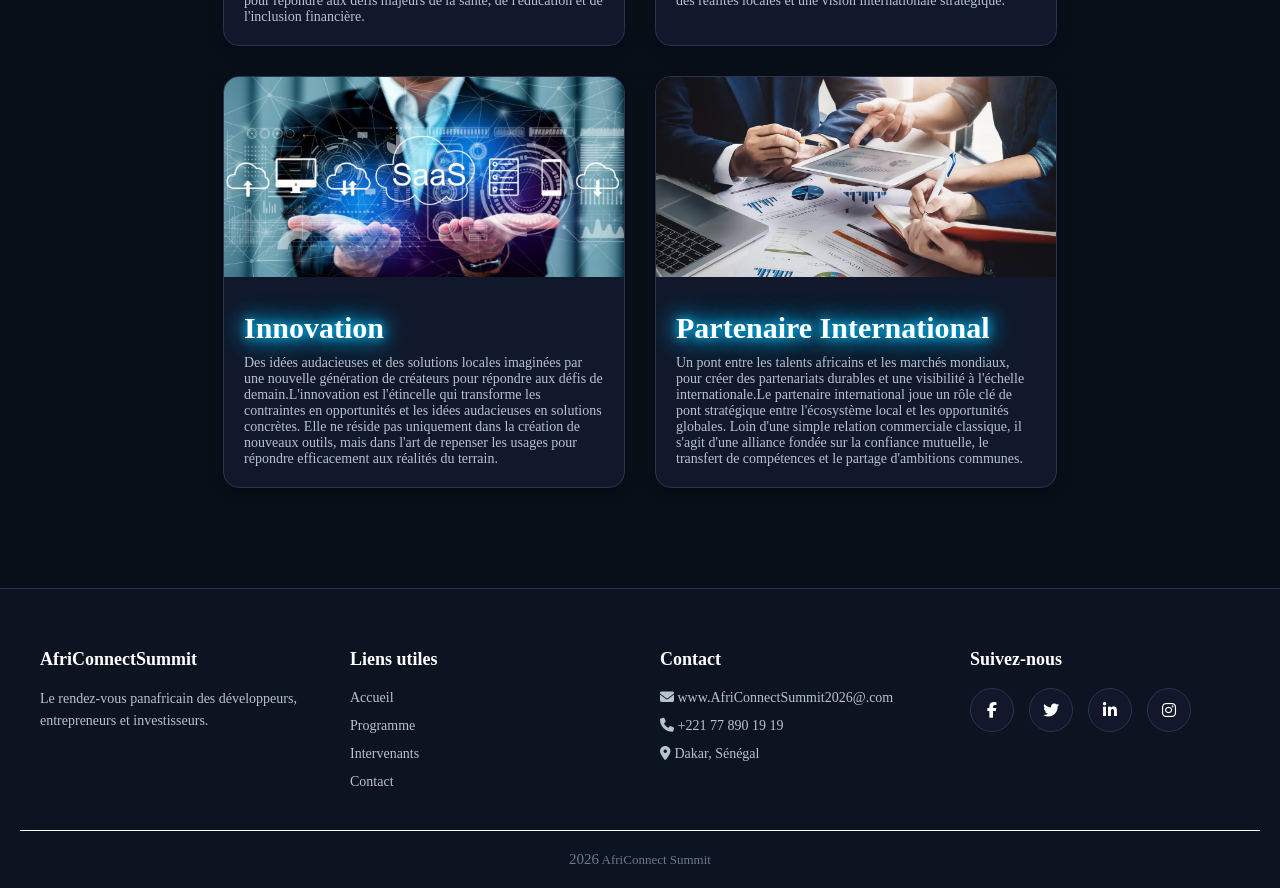
<file: programme.html>
<!DOCTYPE html>
<html lang="fr">

<head>
    <meta charset="UTF-8">
    <meta name="viewport" content="width=device-width, initial-scale=1.0">
    <title>AfriConnect Summit 2026</title>
    <link rel="stylesheet" href="https://cdnjs.cloudflare.com/ajax/libs/font-awesome/6.5.1/css/all.min.css">
    <link rel="stylesheet" href="Css/style.css">
</head>

<body>
    <button id="retourverslehaut">
        <i class="fa-solid fa-arrow-up"></i>
    </button>
    <header class="PRO">
        <nav class="navigation">
            <div>
                <img src="Images/LOGO1.png" alt="Logo" class="logo">
            </div>
            <button class="menuburger" id="bouttonburger">
                <i class="fa-solid fa-bars"></i>
                </button>
            <div>
                <ul class="lien" id="MESLIENS">
                    <li><a href="index.html" class="SSS">Accueil</a></li>
                    <li><a href="programme.html" class="SSS">Programme</a></li>
                    <li><a href="intervenants.html" class="SSS">Intervenants</a></li>
                    <li><a href="contact.html" class="SSS">Contact</a></li>
                    <li>
                        <button id="NOIRBLANC">
                            <i class="fa-regular fa-sun"></i>
                        </button>
                    </li>
                </ul>
            </div>
        </nav>

    <div class="PROGRA">
         <div class="imgPro">
                <img src="Images/Programme1.png" alt="" id="photoProgramme">
        </div>
        <div class="MONPRO progra1">
            <h1 class="titreP fade">Programme</h1>
            <p class="titrePro fade">Découvrez le programme complet des 3 jours <br> de conférences, panels et rencontres inspirantes.</p>
            <div class="bouttonP boutonCALEN">
                    <button >Jour 1</button>
                        <button >Jour 2</button>
                        <button >Jour 3</button>
                    </div>
                <div class="calendrier calendrier1">
                    <div class="mesjours tableP">
                        <div class="jour1 actif">
                            <table>
                                <tr>
                                    <th>Heure</th>
                                    <th class="TD1">Session</th>
                                    <th>Intervenant</th>
                                    <th>Salle</th>
                                </tr>
                                <tr>
                                    <td><i class="fa-regular fa-clock"></i> 09:00</td>
                                    <td class="TD1">Ouverture</td>
                                    <td>Amina Diallo</td>
                                    <td>Salle A</td>
                                </tr>
                                <tr>
                                    <td><i class="fa-regular fa-clock"></i> 10:30</td>
                                    <td class="TD1">Tech en Afrique</td>
                                    <td>Kwame Mensah</td>
                                    <td>Salle B</td>
                                </tr>
                                <tr>
                                    <td><i class="fa-regular fa-clock"></i> 12:00</td>
                                    <td class="TD1">Pause</td>
                                    <td>-</td>
                                    <td>Salle de Pause</td>
                                </tr>
                                <tr>
                                    <td><i class="fa-regular fa-clock"></i> 14:00</td>
                                    <td class="TD1">Startup & financement</td>
                                    <td>Jean Dupont</td>
                                    <td>Salle A</td>
                                </tr>
                                <tr>
                                    <td><i class="fa-regular fa-clock"></i> 16:00</td>
                                    <td class="TD1">Clôture jour 1</td>
                                    <td>Fatou Ndiaye</td>
                                    <td>Salle C</td>
                                </tr>
                            </table>
                        </div>

                        <div class="jour2">
                            <table>
                                <tr>
                                    <th>Heure</th>
                                    <th>Session</th>
                                    <th>Intervenant</th>
                                    <th>Salle</th>
                                </tr>
                                <tr>
                                    <td><i class="fa-regular fa-clock"></i> 09:00</td>
                                    <td>IA et futur</td>
                                    <td>Fatou Ndiaye</td>
                                    <td>Salle A</td>
                                </tr>
                                <tr>
                                    <td><i class="fa-regular fa-clock"></i> 10:30</td>
                                    <td>Blockchain</td>
                                    <td>Kwame Mensah</td>
                                    <td>Salle B</td>
                                </tr>
                                <tr>
                                    <td><i class="fa-regular fa-clock"></i> 12:00</td>
                                    <td>Pause</td>
                                    <td>-</td>
                                    <td>Salle de pause</td>
                                </tr>
                                <tr>
                                    <td><i class="fa-regular fa-clock"></i> 14:00</td>
                                    <td>Investissement</td>
                                    <td>Jean Dupont</td>
                                    <td>Salle C</td>
                                </tr>
                                <tr>
                                    <td><i class="fa-regular fa-clock"></i> 16:00</td>
                                    <td>Panel discussion</td>
                                    <td>Plusieurs</td>
                                    <td>Salle A</td>
                                </tr>
                            </table>
                        </div>

                        <div class="jour3">
                            <table>
                                <tr>
                                    <th>Heure</th>
                                    <th>Session</th>
                                    <th>Intervenant</th>
                                    <th>Salle</th>
                                </tr>
                                <tr>
                                    <td><i class="fa-regular fa-clock"></i> 09:00</td>
                                    <td>Leadership</td>
                                    <td>Amina Diallo</td>
                                    <td>Salle A</td>
                                </tr>
                                <tr>
                                    <td><i class="fa-regular fa-clock"></i> 10:30</td>
                                    <td>Innovation locale</td>
                                    <td>Fatou Ndiaye</td>
                                    <td>Salle B</td>
                                </tr>
                                <tr>
                                    <td><i class="fa-regular fa-clock"></i> 12:00</td>
                                    <td>Pause</td>
                                    <td>-</td>
                                    <td>Salle de pause</td>
                                </tr>
                                <tr>
                                    <td><i class="fa-regular fa-clock"></i> 14:00</td>
                                    <td>Pitch startups</td>
                                    <td>Participants</td>
                                    <td>Salle C</td>
                                </tr>
                                <tr>
                                    <td><i class="fa-regular fa-clock"></i> 16:00</td>
                                    <td>Clôture finale</td>
                                    <td>Organisation</td>
                                    <td>Salle A</td>
                                </tr>
                            </table>
                        </div>
                    </div>
                </div>

            </div>
        </div>
    </header>

    <section class="thematique">
    <h2 class="centrerT fade">Thématiques</h2>

    <div class="theme">

        <div class="carteTheme fade">
            <div class="imgTheme">
                <img src="Images/innovation.jpg" alt="Technologie en Afrique">
            </div>
            <div class="contenu">
                <p class="SHADOW">Technologie</p>
                <p>De l'intelligence artificielle aux solutions fintech, découvrez les innovations
                    technologiques qui redessinent le quotidien et l'économie du continent africain.La technologie ne se contente plus de transformer notre quotidien : elle redéfinit entièrement les contours du possible à l'échelle mondiale. En Afrique, elle s'impose comme un véritable moteur de souveraineté et d'émancipation, permettant de franchir des étapes historiques pour répondre aux défis majeurs de la santé, de l'éducation et de l'inclusion financière.</p>
            </div>
        </div>

        <div class="carteTheme fade">
            <div class="imgTheme">
                <img src="Images/business.jpg" alt="Business et croissance économique">
                
            </div>
            <div class="contenu">
                <p class="SHADOW">Business</p>
                <p>Stratégies d'investissement, financement des startups et modèles économiques
                    durables pour accélérer la croissance des entreprises africaines.Le business moderne dépasse aujourd'hui la simple recherche de rentabilité financière pour devenir un vecteur puissant de transformation sociale et économique. Dans un marché africain en pleine expansion, bâtir un modèle d'affaires solide exige de la résilience, une compréhension fine des réalités locales et une vision internationale stratégique.</p>
            </div>
        </div>

        <div class="carteTheme fade">
            <div class="imgTheme">
                <img src="Images/devops.png" alt="Innovation et créativité africaine">
                
            </div>
            <div class="contenu">
                <p class="SHADOW">Innovation</p>
                <p>Des idées audacieuses et des solutions locales imaginées par une nouvelle
                    génération de créateurs pour répondre aux défis de demain.L'innovation est l'étincelle qui transforme les contraintes en opportunités et les idées audacieuses en solutions concrètes. Elle ne réside pas uniquement dans la création de nouveaux outils, mais dans l'art de repenser les usages pour répondre efficacement aux réalités du terrain.</p>
            </div>
        </div>

        <div class="carteTheme fade">
            <div class="imgTheme">
                <img src="Images/photobusiness.webp" alt="Connexion internationale">
            </div>
            <div class="contenu">
                <p class="SHADOW">Partenaire International</p>
                <p>Un pont entre les talents africains et les marchés mondiaux, pour créer des
                    partenariats durables et une visibilité à l'échelle internationale.Le partenaire international joue un rôle clé de pont stratégique entre l'écosystème local et les opportunités globales. Loin d'une simple relation commerciale classique, il s'agit d'une alliance fondée sur la confiance mutuelle, le transfert de compétences et le partage d'ambitions communes.</p>
            </div>
        </div>

    </div>
</section>
        <footer>
    <div class="footer">
        <div>
            <h3>AfriConnectSummit</h3>
            <p>Le rendez-vous panafricain des développeurs, entrepreneurs et investisseurs.</p>
        </div>
        <div>
            <h3>Liens utiles</h3>
            <ul>
                <li><a href="index.html">Accueil</a></li>
                <li><a href="programme.html">Programme</a></li>
                <li><a href="intervenants.html">Intervenants</a></li>
                <li><a href="contact.html">Contact</a></li>
            </ul>
        </div>

        <div>
            <h3>Contact</h3>
            <ul>
                <li><a href="#"><i class="fa-solid fa-envelope"></i> www.AfriConnectSummit2026@.com</a></li>
                <li><a href="#"><i class="fa-solid fa-phone"></i> +221 77 890 19 19</a></li>
                <li><a href="#"><i class="fa-solid fa-location-dot"></i> Dakar, Sénégal</a></li>
            </ul>
        </div>
        <div>
            <h3>Suivez-nous</h3>
            <div class="reseauxsociaux">
                <i class="fa-brands fa-facebook-f"></i>
                <i class="fa-brands fa-twitter"></i>
                <i class="fa-brands fa-linkedin-in"></i>
                <i class="fa-brands fa-instagram"></i>
            </div>
        </div>
    </div>
    <div class="footer_bas">
        <p><span id="annee"></span> AfriConnect Summit</p>
    </div>
</footer>

    <script src="Js/main.js"></script>
</body>

</html>
</file>
<file: Css/style.css>
* {
    margin: 0;
    padding: 0;
}

.navigation {
    position: fixed;
    width: 100%;
    display: flex;
    justify-content: space-between;
    z-index: 1000;
    margin-right: 20px;
}
.lien {
    display: flex;
    justify-content: space-between;
    margin-top: 20px;
    gap: 20px;
}

a {
    color: white;
    font-weight: bold;
}

.PAGEACCEUIL {
    display: flex;
    justify-content: space-between;

}

.mapage {
    height: 100vh;
}

#photoAcceuil {
    margin-top: 15px;
    width: 640px;
    height: 613px;
    margin-bottom: 50px;
}

a {
    font-size: 20px;
}

.texte {
    margin-top: 100px;
    margin-left: 30px;
}

.texteacceuil {
    font-size: 50px;
}

span {
    font-size: 20px;
}

a {
    text-decoration: none;
}

.acceuil {
    margin-top: 25px;
    margin-bottom: 30px;
    display: flex;
    gap: 15px;
}

.evenement {
    margin-top: 30px;
    max-width: 400px;
}

.aaa {
    display: flex;
    border: 2px solid white;
    gap: 15px;
}

.date {
    background: rgba(19, 34, 241, 0.815);
    border: 2px solid white;
    padding: 10px 15px;
    border-radius: 45px;
    text-align: center;
    width: 100%;
    box-shadow: 0 4px 10px rgba(0, 0, 0, 0.05);
}

.date span {
    display: block;
    font-size: 1.8rem;
    font-weight: bold;
    color:white;
}
.date label {
    font-weight: bold;
    color:white;
}

.mapage {
    background: linear-gradient(135deg, #fcfcfda6, #b3e5fc17, #81d4faa8), url(../Images/AF4.png) no-repeat center center;
    background-size: cover;
}

.thematique {
    height: 100vh;
}

.centrer {
    text-align: center;
    margin-top: 80px;
    font-size: 45px;
}

.chiffre {
    grid-template-columns: repeat(4, 1fr);
    margin-top: 40px;
}


.participation {
    display: flex;
    justify-content: space-around;
    margin-top: 110px;
    margin-bottom: 200px;
}

.intervenants {
    display: flex;
    justify-content: space-around;
    margin-top: 200px;
    margin-bottom: 200px;
}

.zzz {
    display: flex;
    justify-content: space-around;
    margin-top: 200px;
    margin-bottom: 200px;
}

.bouttonP {
    text-align: center;
    margin-top: 20px;
    margin-bottom: 60px;
}

.mesjours {
    display: flex;
    justify-content: space-around;
}

.theme {
    display: flex;
    justify-content: space-around;
    margin-top: 100px;
}

.mesbouttons {
    margin-top: 30px;
    margin-bottom: 30px;
    display: flex;
    gap: 20px;
    justify-content: center;
}

.intervenant {
    display: flex;
    flex-wrap: wrap;
    justify-content: space-around;
    gap: 120px;
}

.nombre {
    font-size: 55px;
}

.mesp {
    font-size: 20px;
}

.PARTICIPER {
    padding: 50px 20px 80px;
    background-color: #080f18;

}

.centrer {
    text-align: center;
    margin-bottom: 40px;
}

.participation {
    display: flex;
    justify-content: center;
    gap: 40px;
    flex-wrap: wrap;
}

.carte {
    width: 330px;
    border-radius: 10px;
    background: #12192c;
    box-shadow: 0 4px 15px rgba(0, 0, 0, 0.1);
}

.carteP img {
    width: 100%;
    height: 220px;
    object-fit: cover;
    border-radius: 16px 16px 0 0;
    display: block;
}

.iconeP {
    width: 60px;
    height: 60px;
    border-radius: 50%;
    display: flex;
    align-items: center;
    justify-content: center;
    margin: 30px auto 15px;
    font-size: 22px;
    color: #fff;
    box-shadow: 0 6px 15px rgba(0, 0, 0, 0.15);
}

.iconeP.bleu {
    background: #2f7bff;
}

.iconeP.pink {
    background: #e05fc4;
}

.iconeP.orange {
    background: #ff7a52;
}

.CARTE1 {
    text-align: center;
    padding: 0 22px;
}

.CARTE1 h3 {
    margin-bottom: 10px;
    font-size: 25px;

}

.CARTE1 p {
    font-size: 14px;
    color: white;
}

.carteP {
    width: 330px;
    background: linear-gradient(145deg, #131f38, #161e38);
    border-radius: 16px;
    box-shadow: 0 10px 30px rgba(0, 0, 0, 0.08);
    padding-bottom: 20px;
    overflow: visible;
}

.cartep h3 {
    margin-bottom: 10px;
    font-size: 18px;
}

.cartep p {
    font-size: 14px;
    color: black;
}

.Nos {
    padding: 50px 20px;
}

.centrer {
    text-align: center;
    margin-bottom: 40px;
}

.intervenants {
    display: grid;
    grid-template-columns: repeat(3, 1fr);
    gap: 20px;
}

.carte {
    background: #fff;
    border-radius: 25px;
    overflow: hidden;
    box-shadow: 0 4px 15px rgba(0, 0, 0, 0.1);
    text-align: center;
}


.carte img {
    width: 100%;
    height: 220px;
}

.cartep {
    padding: 15px;
}

.cartep h3 {
    margin-bottom: 8px;
    font-size: 16px;
}

.cartep p {
    font-size: 14px;
    color: #555;
}

.boutonintervenant {
    text-align: center;
    margin-top: 20px;
}

.buttonplace {
    padding: 18px 25px;
    border-radius: 40px;
    border: none;
    font-family: 'Times New Roman', Times, serif;
    font-size: 17px;
    font-weight: bold;
    color: white;
    cursor: pointer;
    background-color: rgba(0, 0, 255, 0.925);
}

.buttonprogramme {
    padding: 18px 25px;
    border-radius: 40px;
    font-size: 17px;
    font-weight: bold;
    background: transparent;
    border:2px solid blue;
    font-family: 'Times New Roman', Times, serif;
    color: blue;
    font-weight: bold;
    cursor: pointer;
}
.buttonprogramme:hover{
    transform: scale(1.1);
    transition: 1s;
}
.buttonplace:hover{
    transform: scale(1.1);
    transition: 1s;
}

.back {
    background: #101524;

}

table {
    width: 50%;
    border-collapse: collapse;
}

td {
    border: 1px solid black;
    padding: 15px;
}

.thematique {
    max-width: 1200px;
    background-color: #080f18;
    padding: 100px;
    margin: 0 auto;
    height: auto;
}

.centrer {
    text-align: center;
    color: #12162B;
    font-size: 2rem;
    margin-bottom: 50px;
}

.theme {
    display: flex;
    flex-wrap: wrap;
    gap: 50px;
    justify-content: center;
}



.theme i {
    font-size: 20px;
    color: #4e3de8;
    background: rgba(232, 87, 61, 0.1);
    width: 60px;
    height: 60px;
    display: flex;
    align-items: center;
    justify-content: center;
    border-radius: 50%;
    margin-top: 0px;
    margin-right: auto;
    margin-bottom: 16px;
    margin-left: auto;
}

.intervenant {
    display: flex;
    flex-wrap: wrap;
    gap: 20px;
    justify-content: flex-start;
    padding: 20px;
}
.logo {
    height: 51px;
    width: auto;
    background: white;
    border-radius: 30% 70% 70% 30% / 30% 30% 70% 70%;
    border: 2px solid rgba(0, 0, 255, 0.685);
    padding: 5px 15px;
    margin: 10px;
}


.lien button {
    background: rgba(255, 255, 255, 0.945);
    border: none;
    font-size: 15px;
    margin-right: 8px;
    padding: 6px 10px;
    border-radius: 50%;
    cursor: pointer;
    color: black;
}

.dateevenement {
    display: flex;
    align-items: center;
    gap: 15px;
    margin-top: 15px;
}

.info {
    display: flex;
    align-items: center;
    gap: 8px;
    background: rgba(252, 253, 253, 0.397);
    padding: 8px 15px;
    border-radius: 20px;
    color: #000305c9;
    font-weight: 500;
}

.aaa {
    display: flex;
    justify-content: center;
    gap: 25px;
    background: rgba(35, 49, 245, 0.39);
    backdrop-filter: blur(15px);
    padding: 20px 30px;
    border-radius: 25px;
    width: 100%;
    margin-top: 5px;
}

.intervenant {
    display: flex;
    flex-wrap: wrap;
    gap: 20px;
    justify-content: center;
    padding: 20px;
}


.intervenant img {
    width: 100%;
    height: 180px;
    object-fit: cover;
    border-radius: 8px;
    margin-bottom: 10px;
}

.intervenant h3 {
    margin: 5px 0;
}

.intervenant p {
    color: #666;
    font-size: 0.9em;
}

.contact-container {
    display: flex;
    flex-wrap: wrap;
    gap: 30px;
    padding: 40px 20px;
    align-items: flex-start;
}

.formulaire {
    max-width: 730px;
    border: 2px solid white;
    border-radius: 20px;
    margin-bottom: 100px;
    padding: 30px;
}

.formulaire h2 {
    margin-bottom: 20px;
    color: white;
    font-size: 32px;
}


.formulaire form {
    display: flex;
    flex-wrap: wrap;
    gap: 15px;
}
.formulaire form > div {
    width: 45%;
    box-sizing: border-box;
}

.formulaire form > div.MESS {
    width: 92%;
}

#envoyer {
    width: 92%;
}

.formulaire label {
    font-weight: bold;
    font-size: 15px;
    color: white;
}

.formulaire input,
.formulaire select,
.formulaire textarea {
    padding: 12px 10px;
    border: 2px solid rgb(255, 253, 253);
    border-radius: 25px;
    font-size:15px;
    box-sizing: border-box;
    width: 100%;
    background: white;
}
#pays{
    border: 2px solid white;
}
#type{
    border: 2px solid white;
}
#message{
    border: 2px solid white;
}

.formulaire textarea {
    min-height: 90px;
}
#envoyer {
    padding: 14px 25px;
    background: #0b0bcf;
    color: #fff;
    border: none;
    font-size: 17px;
    border-radius: 40px;
    cursor: pointer;
    font-weight:bold;
}
.faq{
    margin-bottom: 200px;
}

.infos {
    min-width: 250px;
    background-color: rgba(0, 0, 0, 0.37);
    border-radius: 10px;
    padding: 25px;
}
.infos > h2{
    color: white;
}

.infos h2 {
    margin-bottom: 15px;
}

.infos p {
    display: flex;
    align-items: center;
    gap: 10px;
    margin: 12px 0;
    color:white;
}

.contact-container {
    display: flex;
    flex-wrap: wrap;
    gap: 30px;
    align-items: flex-start;
}

.colonnegauche {

    min-width: 100px;
}

.colonnedroite {
    width: 450px;
    display: flex;
    flex-direction: column;
    gap: 20px;
}

.map iframe {
    width: 100%;
    height: 325px;
    border-radius: 40px;
    display: block;
}

.afri {
    color: rgb(1, 1, 214);
    font-weight: bold;
    font-size: 50px;
}

:root {
    --background: #0b1420;
    --card-border: rgba(255, 255, 255, 0.952);
    --teal-1: #16323f;
    --teal-2: #0c1a24;
    --text: #ffffff;
    --sub: #b7c3ce;
    --bleu: #2f7bff;
    --pink: #e05fc4;
    --orange: #ff7a52;
    --vert: #33d69f;
}

.chiffreclé {
    width: 100%;
    padding-top: 1px;
    padding-bottom: 60px;
}

.MESCHIFFRES {
    max-width: 1100px;
    margin: 0 auto;
    padding: 0 24px;
}

.centrer {
    text-align: center;
    color: var(--text);
    font-size: 28px;
    font-weight: 700;
    margin-bottom: 36px;
}

.chiffre {
    display: grid;
    grid-template-columns: 1fr 1fr;
    gap: 22px;
    margin-top: 90px;
}

.chiffre1,
.chiffre2,
.chiffre3,
.chiffre4 {
    border: none;
    border-radius: 18px;
    padding: 28px 26px;
    background: #ffffff;
    box-shadow: 0 6px 20px rgba(0, 0, 0, 0.06);
    display: flex;
    flex-direction: column;
    align-items: center;
    text-align: center;
}

.chiffre1:hover {
    transform: translateY(-3px);
}

.chiffre2:hover {
    transform: translateY(-3px);

}

.chiffre3:hover {
    transform: translateY(-3px);
}

.chiffre4:hover {
    transform: translateY(-3px);
}

.icone {
    width: 100px;
    height: 100px;
    border-radius: 50%;
    display: flex;
    align-items: center;
    justify-content: center;
    margin: 0 auto 22px;
    font-size: 50px;
}

.icone.bleu {
    color: white;
    background: linear-gradient(135deg, #00c6ff, #0072ff); 
}

.icone.pink {
    color: white;
    background: linear-gradient(135deg, #c471f5, #fa71cd);
    
}

.icone.orange {
    color: white;
    background: linear-gradient(135deg, #ff9a44, #fc6076);
}

.icone.vert {
    color: white;
    background: linear-gradient(135deg, #43e97b, #38f9d7);
}

.sousTitreP {
    text-align: center;
    color: #5a6472;
    font-size: 16px;
    max-width: 550px;
    margin: 0 auto 50px;
}

.centrerC {
    text-align: center;
    color:white;
    text-shadow: 0 0 10px #00bfff, 0 0 20px #00bfff, 0 0 30px #00bfff;
    font-size: 45px;
    margin-bottom: 120px;
    margin-top: 150px;
}

.chiffre1 .nombre {
    color: white;
    text-shadow: 0 0 10px #00bfff, 0 0 20px #00bfff, 0 0 30px #00bfff;
}

.chiffre2 .nombre {
    color: white;
    text-shadow: 0 0 10px #00bfff, 0 0 20px #00bfff, 0 0 30px #00bfff;
}

.chiffre3 .nombre {
    color: white;
    text-shadow: 0 0 10px #00bfff, 0 0 20px #00bfff, 0 0 30px #00bfff;
}

.chiffre4 .nombre {
    color: white;
    text-shadow: 0 0 10px #00bfff, 0 0 20px #00bfff, 0 0 30px #00bfff;
}

.chiffre1 {
    border: 4px solid white;
    background: linear-gradient(30deg, #063346, #063346, #063346)
}
.chiffre2 {
    border: 4px solid white;
    background: linear-gradient(30deg, #063346, #063346, #063346)
}

.chiffre3 {
    border: 4px solid white;
    background: linear-gradient(30deg, #063346, #063346, #063346)
}

.chiffre4 {
    border: 4px solid white;
    background: linear-gradient(30deg, #063346, #063346, #063346)

}

.mesp {
    color: white;
    text-shadow: 0 0 10px #00bfff, 0 0 20px #00bfff, 0 0 30px #00bfff;
}

.chiffreclé {
    background-color: #0b1420;
}

.MESCHIFFRES {
    margin-bottom: 150px;
}

.centrerP {
    color: #12162B;
    text-align: center;
    color: white;
    text-shadow: 0 0 10px #00bfff, 0 0 20px #00bfff, 0 0 30px #00bfff;
    font-size: 45px;
    margin-bottom: 40px;
    margin-top: 70px;
}

.boutonintervenant {
    padding: 15px 15px;
    margin-top: -70px;
    font-size: 20px;
    font-weight: bold;
    color: white;
    background-color: blue;
    border: none;
    text-align: center;
    border-radius: 40px;
}

.BI {
    text-align: center;
}

.carte2 {
    background-color: #12172b;
    border: 1px solid #2a3352;
    border-radius: 16px;
    padding: 28px 24px;
    max-width: 340px;
    box-sizing: border-box;
}

.carte2 img {
    display: block;
    width: 120px;
    height: 120px;
    object-fit: cover;
    border-radius: 20px;
    margin: 0 auto 24px;
    background: #1e2540;
}

.cartep h3 {
    color: black;
    font-size: 22px;
    font-weight: 700;
    margin: 0 0 6px;
}

.cartep p {
    color: #4d8cff;
    font-weight: 600;
    font-size: 14px;
    margin: 0 0 10px;
}

.soleil {
    margin-bottom: -10px;
}

.centrerV {
    text-align: center;
    color: white;
    font-size: 45px;
    margin-top: 70px;
    margin-bottom: 150px;
    text-shadow: 0 0 10px #00bfff, 0 0 20px #00bfff, 0 0 30px #00bfff;

}

.centrerS {
    text-align: center;
    color: white;
    font-size: 45px;
    margin-top: 70px;
    margin-bottom: 100px;
    text-shadow: 0 0 10px #00bfff, 0 0 20px #00bfff, 0 0 30px #00bfff;

}

.Mesintervenants {
    display: grid;
    grid-template-columns: repeat(3, 1fr);
    gap: 30px;
    justify-content: center;
    justify-items: center;
    max-width: 1200px;
    margin: 0 auto;
    padding: 20px;
}

.carte_intervenant {
    background-color: #12172b;
    border: 1px solid #2a3352;
    border-radius: 16px;
    padding: 28px 24px;
    max-width: 340px;
    box-sizing: border-box;
    width: 100%;
    text-align: center;
}

.carte_intervenant img {
    display: block;
    width: 180px;
    height: 235px;
    border-radius: 30px;
    object-fit: cover;
    margin: 0 auto 20px;
    background: #1e2540;
}
.carte_intervenant h3{
    color: white;
    font-size: 22px;
    font-weight: bold;
    margin-bottom: 15px;
}


.carte_intervenant .poste {
    color: white;
    text-shadow: 0 0 10px #00bfff, 0 0 20px #00bfff, 0 0 30px #00bfff;
    font-weight: bold;
    font-size: 17px;
    font-family: 'Times New Roman', Times, serif;
    margin: 0 0 15px;
}

.parcours,
.posteO {
    text-align: left;
    margin-top: 15px;
    border-top: 1px solid #2a3352;
    padding-top: 12px;
}

.parcours h4,
.posteO h4 {
    color: #00bfff;
    font-size: 13px;
    text-transform: uppercase;
    letter-spacing: 0.5px;
    margin-bottom: 8px;
}

.parcours ul,
.posteO ul {
    list-style: none;
    padding: 0;
    margin: 0;
}

.parcours li,
.posteO li {
    color: #b7c3ce;
    font-size: 13px;
    margin-bottom: 6px;
    padding-left: 14px;
    position: relative;
}


.sponsors {
    padding: 50px 20px;
    background: #12192c;
}

.Messponsors {
    display: flex;
    flex-direction: column;
    gap: 50px;
    max-width: 1200px;
    margin: 0 auto;
}

.niveau_sponsor {
    display: flex;
    flex-wrap: wrap;
    justify-content: center;
    align-items: center;
    gap: 30px;
}

.titreS {
    text-align: center;
    color: white;
    font-size: 34px;
    text-shadow: 0 0 10px #00bfff, 0 0 20px #00bfff, 0 0 30px #00bfff;
    margin-bottom: 50px;
    margin-top: 50px;
}

.carte_sponsor {
    background: #12172b;
    border: 1px solid #2a3352;
    border-radius: 14px;
    display: flex;
    flex-direction: column;
    align-items: center;
    justify-content: center;
    text-align: center;
    transition: transform 0.2s ease;
}

.carte_sponsor:hover {
    transform: translateY(-5px);
}

.carte_sponsor img {
    object-fit: contain;
    margin-bottom: 12px;
}

.carte_sponsor h3 {
    color: white;
    margin: 0;
}

.carte_sponsor p {
    color: #b7c3ce;
    font-size: 13px;
    margin-top: 4px;
}

.sponsor_or {
    width: 280px;
    padding: 35px 25px;
}

.sponsor_or img {
    width: 160px;
    height: 100px;
}

.sponsor_argent {
    width: 200px;
    padding: 25px 20px;
    
}

.sponsor_argent img {
    width: 220px;
    height: 80px;
}

.sponsor_bronze {
    width: 160px;
    padding: 18px 15px;
    border: 2px solid #cd7f32;
}

.sponsor_bronze img {
    width: 90px;
    height: 60px;
}

footer {
    background-color: #0b1420;
    border-top: 1px solid #2a3352;
    padding: 60px 20px 20px;
}

.footer {
    display: flex;
    flex-wrap: wrap;
    justify-content: space-between;
    gap: 40px;
    max-width: 1200px;
    margin: 0 auto;
    padding-bottom: 40px;
}

.footer>div {
    flex: 1;
    min-width: 220px;
}

.footer h3 {
    color: white;
    font-size: 18px;
    margin-bottom: 18px;
}

.footer p {
    color: #b7c3ce;
    font-size: 14px;
    line-height: 1.6;
}

.footer ul {
    list-style: none;
    padding: 0;
    display: flex;
    flex-direction: column;
    gap: 10px;
}

.footer ul li a {
    color: #b7c3ce;
    font-size: 14px;
    font-weight: normal;
    transition: color 0.2s ease;
}

.footer ul li a:hover {
    color: #4d8cff;
}

.reseauxsociaux {
    display: flex;
    gap: 15px;
    margin-top: 5px;
}

.reseauxsociaux i {
    width: 42px;
    height: 42px;
    display: flex;
    align-items: center;
    justify-content: center;
    background: #12172b;
    border: 1px solid #2a3352;
    border-radius: 50%;
    color: white;
    font-size: 16px;
    cursor: pointer;
}

.reseauxsociaux i:hover {
    background: #4d8cff;
    transform: translateY(-3px);
}

.footer_bas {
    border-top: 1px solid #f9fafd;
    padding-top: 20px;
    text-align: center;
}

.footer_bas p {
    color: #6c7a89;
    font-size: 13px;
}

.Nos {
    background: #101524;
}

.bouttonP {
    display: flex;
    justify-content: center;
    gap: 16px;
    margin-bottom: 15px;
    flex-wrap: wrap;
}

.bouttonP button {
    padding: 12px 32px;
    font-size: 17px;
    font-weight: 700;
    color: white;
    background: blue;
    border: 2px solid blue;
    border-radius: 40px;
    cursor: pointer;
    transition: all 0.25s ease;
}

.bouttonP button.actif {
    background: linear-gradient(135deg, #2f7bff, #00bfff);
    border: none;
    color: #ffffff;
    box-shadow: 0 0 18px rgba(0, 191, 255, 0.45);
}

.mesjours {
    display: block;
    margin: 0 auto;
}

.jour1,
.jour2,
.jour3 {
    display: none;
}

.jour1.actif,
.jour2.actif,
.jour3.actif {
    display: block;
}

.jour1 table,
.jour2 table,
.jour3 table {
    width: 100%;
    border-collapse: separate;
    border-spacing: 0;
    background: #12172b;
    border: 1px solid #2a3352;
    border-radius: 14px;
    box-shadow: 0 4px 15px rgba(0, 0, 0, 0.25);
}


.jour1 th,
.jour2 th,
.jour3 th {
    background: #16323f;
    color: #00bfff;
    font-size: 18px;
    padding: 15px;
    border: none;
    border-bottom: 1px solid #2a3352;
    text-align: left;
}

.jour1 td,
.jour2 td,
.jour3 td {
    color: #ffffff;
    font-size: 14px;
    padding: 15px;
    border: none;
    border-bottom: 1px solid #2a3352;
}


.jour1 tr:hover td {
    background: rgba(77, 140, 255, 0.08);
}

.jour2 tr:hover td {
    background: rgba(77, 140, 255, 0.08);
}

.jour3 tr:hover td {
    background: rgba(77, 140, 255, 0.08);
}

.programme {
    padding-bottom: 80px;
}

.centrerT {
    text-align: center;
    color: white;
    font-size: 45px;
    margin-top: 0px;
    margin-bottom: 150px;
    text-shadow: 0 0 10px #00bfff, 0 0 20px #00bfff, 0 0 30px #00bfff;

}

.SSS {
    font-weight: bold;
}

.PRO {
    background: linear-gradient(135deg,#fbfbfc31, #2f4eff1f), url(../Images/back19.png);
    background-size: contain;
    background-repeat: no-repeat;
    background-position: center;
}

.programme {
    min-height: 100vh;
}

.PRO {
    min-height: 100vh;
    background-size: cover;
    position: relative;
    overflow: hidden;
}

.PROGRA {
    display: flex;
    align-items: flex-start;
    flex-direction: row-reverse;
    gap: 40px;
}

#photoProgramme {
    width: 590px;
    height: 650px;
}

.sous-titreP {
    text-align: center;
    color: #5a6472;
    font-size: 16px;
    max-width: 550px;
    margin: 0 auto 30px;
}

.imgPro {
    display: flex;
    align-items: end;
}

.progra1 {
    width: 660px;
    margin-top: 40px;
}

.titreP {
    color: blue;
    font-weight: bold;
    font-size: 48px;
    font-weight: 800;
    position: relative;
    padding-bottom: 18px;
    text-shadow: none;
}

.titrePro {
    color: black;
    font-size: 16px;
    margin-top: px;
    margin-bottom: 10px;
}

.calendrier {
    justify-content: flex-start;
    background: none;
    border: none;
    border-radius: 24px;
    padding: 20px;
    margin: 0;
    width: 600px;
    margin-left: -30px;

}

.boutonCALEN {
    justify-content: flex-start;
    gap: 12px;
    margin-bottom: 10px;
}

.boutonCALEN button {
    background: #ffffff;
    color: #12162B;
    border: 1px solid #dfe3ec;
    padding: 10px 22px;
    font-size: 15px;
}

.boutonCALEN button.actif {
    background: linear-gradient(135deg, #2f7bff, #4d8cff);
    color: #ffffff;
    border: none;
    box-shadow: 0 8px 20px rgba(47, 123, 255, 0.35);
}

.tableP .jour1 table,
.tableP .jour2 table,
.tableP .jour3 table {
    background: rgba(15, 26, 46, 0.959);
    border: none;

}

.bouttonP button {
    background: blue;
    color: white;
}

.tableP td {
    color: #f5f6f8;
    font-weight: bold;
    font-size: 14px;
    padding: 22px 12px;
}

.tableP td i.fa-clock {
    color: #2f7bff;
    margin-right: 8px;
}

.tableP tr:hover td {
    background: rgba(47, 123, 255, 0.04);
}

.theme {
    display: flex;
    flex-wrap: wrap;
    gap: 30px;
    justify-content: center;
}

.theme>.carteTheme {
    background: #12192cef;
    border: 1px solid #2a3352;
    border-radius: 16px;
    box-shadow: 0 4px 15px rgba(0, 0, 0, 0.25);
}

.carteTheme {
    background: #12192c;
    border: 1px solid #2a3352;
    border-radius: 16px;
    width: 400px;
    box-shadow: 0 4px 15px rgba(0, 0, 0, 0.25);
    transition: transform 0.25s ease, border-color 0.25s ease;
    overflow: hidden;
}

.carteTheme:hover {
    transform: translateY(-6px);
    border-color: rgba(255, 255, 255, 0.3);
}

.imgTheme {
    width: 100%;
    height: 200px;
}

.imgTheme img {
    width: 100%;
    height: 100%;
    display: block;
    object-fit: cover;
 
}

.contenu {
    padding: 34px 20px 20px;
    text-align: left;
}

.contenu .SHADOW {
    font-size: 30px;
    margin-bottom: 10px;
    font-weight: bold;
    color: white;
    text-shadow: 0 0 10px #00bfff, 0 0 20px #00bfff, 0 0 30px #00bfff;
}

.contenu p {
    color: #b7c3ce;
    font-size: 14px;
}
.faq {
    max-width: 800px;
    margin: 0 auto 200px;
}

.faq h2 {
    font-size: 30px;
    margin-top: 90px;
    margin-bottom: 50px;
    text-shadow: 0 0 10px #00bfff, 0 0 20px #00bfff, 0 0 30px #00bfff;
    color: white;
}

.accordion {
    display: flex;
    flex-direction: column;
    gap: 12px;
}

.item {
    background: #12192c;
    border: 1px solid #e2e4ea;
    border-radius: 10px;
    box-shadow: 0 1px 2px rgba(0, 0, 0, 0.03);
    transition: 0.25s;
}
 .item > label {
    color: white;
 }

.item input[type="checkbox"] {
    opacity: 0;
}

.item label {
    display: flex;
    align-items: center;
    justify-content: space-between;
    padding: 16px 20px;
    font-weight: 600;
    cursor: pointer;
}

.item .content {
    display: grid;
    grid-template-rows: 0fr;
    transition: grid-template-rows .35s ease;
    padding: 0 20px;
}

.item .content p {
    overflow: hidden;
    margin:5px;
    color: #4b4f5a;
}

@keyframes ttt {
    from {
        opacity: 0;
        transform: translateX(200px);
    }

    to {
        opacity: 1;
        transform: translateX(0);
    }
}
#photoAcceuil{
    animation: ttt 3s;
}
#photoProgramme{
    animation: ttt 3s;
}
@keyframes TEXTE{
    from {
        opacity: 0;
        transform: translateX(-100px);
    }

    to {
        opacity: 1;
        transform: translateX(0);
    }
}
.texte {
    animation: TEXTE 2s ;
}
.PART{
    color: white;
    text-shadow: 0 0 10px #00bfff, 0 0 20px #00bfff, 0 0 30px #00bfff;
}
.menuburger {
    display: none;
    background: none;
    border: none;
    font-size: 24px;
    cursor: pointer;
    padding: 8px 10px;
    border-radius: 17px;
    position: absolute;
    background: rgba(0, 0, 0, 0.562);
    color: white;
    top: 15px;
    right: 20px;
    z-index: 1001;
}
.AFR{
    color: rgb(0, 0, 252);
    font-size: 45px;
}

@media (max-width: 480px) {

    #photoAcceuil,
    #photoProgramme,
    .imgPro {
        display: none;
    }
    .mini{
        font-size: 15px;
    }
    .afri{
        font-size: 30px;
    }
    .info {
        display: flex;
        align-items: center;
        font-size: 12px;
        gap: 8px;
        background: rgba(252, 253, 253, 0.397);
        padding: 5px 8px;
        margin-left: 20px;
        border-radius: 20px;
        color: #000305c9;
        font-weight: bold;
    }
    .acceuil{
        margin-right: 40px;
        margin-top: 30px;
        margin-bottom: 40px;
    }
    .mapage{
        height: 96vh;
    }
    .dateevenement {
    display: flex;
    align-items: center;
    gap: 15px;
    margin-top: 20px;
    }
    .aaa {
        display: flex;
        justify-content: center;
        gap: 20px;
        background: rgba(19, 34, 241, 0.815);
        backdrop-filter: blur(15px);
        padding: 5px 25px;
        border-radius: 15px;
        width: 280px;
         margin: 15px auto 0; 
        margin-top: 15px;
    }
    .date {
    background: transparent;
    padding: 15px 5px;
    text-align: center;
    border: none;
    width: 100%;
    }
    .buttonplace {
    padding: 10px 15px;
    margin-left: 40px;
    border-radius: 40px;
    border: none;
    font-size: 15px;
    font-weight: bold;
    color: white;
    cursor: pointer;
    background-color: rgba(0, 0, 255, 0.925);
}

    .navigation {
        flex-direction: row;
        align-items: center;
    }

    .lien {
        position: absolute;
        top: 70px;
        right: 0;
        background: rgba(0, 0, 0, 0.9);
        flex-direction: column;
        width: 100%;
        text-align: center;
        display: none;
    }

    .lien.active {
        display: flex;
    }

    .PAGEACCEUIL {
        flex-direction: column;
        align-items: center;
        text-align: center;
    }

    .texte {
        margin: 80px 10px 20px 10px;
    }

    .texteacceuil {
        font-size: 28px;
    }

    span {
        font-size: 16px;
    }


.calendrier {
        width: 100%;
        max-width: 100%;
        padding: 10px;
        margin: 0;
    }

    .tableP {
        width: 100%;
        display: block;
    }

    .jour1.actif,
    .jour2.actif,
    .jour3.actif {
        display: block;
        width: 100%;
    }

    .jour1 table,
    .jour2 table,
    .jour3 table {
        width: auto;
        margin-left: 20px;
        margin-top: 30px;
        min-width: 350px;
        min-height: 340px;
        font-size: 11px;
    }
    .centrerN{
    color: blue;
    font-size: 15px;
}

    .titreP{
        margin-left: 30px;
        margin-top: -20px;
    }
    .titrePro{
        margin-left: 30px;
        
    }
    .tableP td,
    .jour1 th,
    .jour2 th,
    .jour3 th {
        padding: 6px 4px;
        font-size: 10px;
    }
    .boutonCALEN {
        justify-content: center;
        flex-wrap: wrap;
    }

    .bouttonP button {
        padding: 8px 18px;
        font-size: 14px;
        margin-top: 10px;
    }

.buttonprogramme {
    padding: 5px 20px;
    border-radius: 40px;
    font-size: 15px;
    font-weight: bold;
    border: 2px solid #1201f8;
    background: transparent;
    color: blue;
    font-weight: 600;
    cursor: pointer;
}
    #jour{
        font-size: 20px;
    }
    #heure{
        font-size: 20px;
    }
    #minutes{
        font-size: 20px;
    }
    #seconde{
        font-size: 20px;
    }
    
    .Mesintervenants,
    .participation,
    .theme,
    .chiffre,
    .niveau_sponsor {
        grid-template-columns: 1fr;
    }

    .menuburger {
        display: block;
    }

    .navigation {
        position: relative;
        display: flex;
        justify-content: space-between;
    }

    .lien {
        position: absolute;
        top: 100%;
        right: 0;
        width: 50%;
        flex-direction: column;
        display: none;
        border-radius: 30px;
        color: white;
        text-align: center;
        z-index: 1000;
    }

    .lien.active {
        display: flex;
        background: rgba(5, 88, 241, 0.877);
    }

    .lien li {
        padding: 8px 0;
    }
    .lien a {
        color: white;
    }
    .thematique {
        padding: 30px 15px;
        height: auto;
    }

    .theme {
        flex-direction: column;
        align-items: center;
        gap: 20px;
        margin-top: 30px;
    }

    .carteTheme {
        width: 100%;
        max-width: 320px;
    }

    .centrerT {
        font-size: 45px;
        margin-bottom: 100px;
        margin-top: 100px;
    }
    .accordion{
        width: 90%;
        margin-left: 20px;
    }

    .imgTheme {
        height: 160px;
    }
    a {
    color: black;
    font-weight: bold;
}
.intervenant {
        gap: 15px;
        padding: 10px;
    }
    .AFR{
        font-size: 35px;
    }

    .intervenant > div {
        
        max-width: 100%;
    }

    .carte_intervenant img {
        width: 140px;
        height: 180px;
    }

    .centrer {
        font-size: 26px;
        margin-top: 40px;
    }
    .mapage {
    background: linear-gradient(135deg, #4949f54f, #b3e5fcad, #81d4fa7e), url(../Images/AF4.png) no-repeat center center;
    background-size: cover;
}

    .mesbouttons {
        flex-wrap: wrap;
        gap: 8px;
        margin-top: 20px;
    }

    .mesbouttons button {
        padding: 6px 14px;
        font-size: 13px;
    }
}

@media (min-width: 768px) and (max-width: 999px)  {
    .PAGEACCEUIL {
        flex-direction: column;
        text-align: center;
    }
    .Mesintervenants,
    .participation,
    .theme {
        grid-template-columns: repeat(2, 1fr);
    }
    .evenement {
        flex-wrap: wrap;
        
    }
    .thematique {
        padding: 60px 30px;
    }

    .theme {
        gap: 25px;
    }

    .carteTheme {
        width: 85%;
    }
    #photoProgramme,#photoAcceuil,.imgPro {
        display: none;
    }
      .dateevenement {
    display: flex;
    align-items: center;
    gap: 15px;
    margin-left: 130px;
    margin-top: 10px;
    }
    .aaa {
        display: flex;
        justify-content: center;
        gap: 25px;
        background: rgba(8, 8, 8, 0.233);
        backdrop-filter: blur(15px);
        padding: 5px 20px;
        border-radius: 15px;
        width: 300px;
        margin-top: 15px;
    }
    .date {
    background: rgba(19, 34, 241, 0.815);
    padding: 5px 5px;
    border-radius: 35px;
    text-align: center;
    width: 100%;
    box-shadow: 0 4px 10px rgba(0, 0, 0, 0.05);
    }
    .buttonplace {
    padding: 10px 15px;
    margin-left: 40px;
    border-radius: 40px;
    border: none;
    font-size: 12px;
    font-weight: bold;
    color: white;
    cursor: pointer;
    background-color: rgba(0, 0, 255, 0.925);
}
.buttonprogramme {
    border: 2px solid blue;
    color: blue;
}
.acceuil{
   margin-left: 150px;
}
.evenement{
    margin-left: 120px;

}
.date {
    background: rgba(19, 34, 241, 0.815);
    padding: 10px 15px;
    border-radius: 35px;
    text-align: center;
    width: 100%;
    box-shadow: 0 4px 10px rgba(0, 0, 0, 0.05);
}
.aaa {
    display: flex;
    justify-content: center;
    gap: 25px;
    background: rgba(8, 8, 8, 0.233);
    backdrop-filter: blur(15px);
    padding: 20px 30px;
    border-radius: 15px;
    width: 100%;
    margin-top: 5px;
}
 .intervenant {
        display: grid;
        grid-template-columns: repeat(2, 1fr);
        gap: 20px;
    }

    .intervenant > div {
        width: 100%;
        max-width: 100%;
    }
    
    .colonnegauche{
        width: 100%;
    }
.formulaire {
    width: 90%;
}
.accordion{
    width: 80%;
    margin-left: 100px;
}

.colonnedroite {
    display: flex;
    flex-direction: row;
    width: 100%;
}
.mapage {
    background: linear-gradient(135deg, #fcfcfd52, #b3e5fc8a, #81d4fa6e), url(../Images/AF4.png) no-repeat center center;
    background-size: cover;
}

}
@media (min-width: 1000px) and (max-width: 1300px){
    #photoAcceuil{
        height: 717px;
    }
    #photoProgramme{
        height: 737px;
        width: 500px;
    }
    .progra1{
        width: 630px;
    }
}
.sousTitreP{
    color: white;
    text-shadow: 0 0 10px #00bfff, 0 0 20px #00bfff, 0 0 30px #00bfff;
}
.item input[type="checkbox"]:checked ~ .content {
    grid-template-rows: 1fr;
}
.FAQ{
    color: white;
    text-shadow: 0 0 10px #00bfff, 0 0 20px #00bfff, 0 0 30px #00bfff;
    margin-bottom: 50px;
}
.centrerN{
    color: white;
    font-size: 40px;
    text-align: center;
    font-weight: bold;
    margin-top: 100px;

}
.INTER{
    background: linear-gradient(135deg, #7f8cff96 0%, #6FA8FF 35%, #89C2FF 70%, #B8D8FF 100%);
}
.backC1 {
    background: linear-gradient(135deg,#73aeee 0%,#4d8ff1 25%,#609cf5d8 50%,#4da6ff 75%,#0073e6 100%);
}

.backC{
    background: linear-gradient(145deg, #176dddf6, #2e84ecf1, #2d7aee);
}
.SHADOW{
    font-size: 45px;
     text-shadow: 0 0 10px #00bfff, 0 0 20px #00bfff, 0 0 30px #00bfff;
}
.themeclair body {
    background: #ffffff;
    color: #12162B;
}
.themeclair .mapage {
    background: white;
}
.themeclair .PRO {
    background: white;
}

.themeclair .back,.themeclair .bac{
    background: #ffffff;
    color: #12162B;
}
.themeclair .titrePro,.themeclair .titreP{
    color: #12162B;
}

.themeclair .chiffreclé {
    background-color: #ffffff;
}
.themeclair .FAQ {
    color: #12162B;
    text-shadow: none;
}
.themeclair .centrerC{
    color: #12162B;
    text-shadow: none;
}
.themeclair .centrerP{
    color: #12162B;
    text-shadow: none;
}
.themeclair .centrerV{
    color: #12162B;
    text-shadow: none;
}
.themeclair .centrerS{
    color: #12162B;
    text-shadow: none;
}
.themeclair .footer_bas {
    border-top: 1px solid #050505;
}
.themeclair .formulaire input,
.formulaire select,
.formulaire textarea {
    border: 2px solid rgb(7, 7, 7);
}
.themeclair .centrerT{
    color: #12162B;
    text-shadow: none;
}
.themeclair #pays{
    border: 2px solid black;
}
.themeclair #message{
    border: 2px solid black;
}
.themeclair #type{
    border: 2px solid black;
}
.themeclair .poste{
    text-shadow: none;
    color: black;
}
.themeclair .centrerN{
    color: #12162B;
    text-shadow: none;
}
.themeclair .chiffre1 {
    background: #ffffff;
    border: 1px solid #dfe3ec;
    box-shadow: 0 6px 20px rgba(0, 0, 0, 0.274);
}
.themeclair .chiffre2 {
    background: #ffffff;
    border: 1px solid #dfe3ec;
    box-shadow: 0 6px 20px rgba(0, 0, 0, 0.308);
}
.themeclair .chiffre3 {
    background: #ffffff;
    border: 1px solid #dfe3ec;
    box-shadow: 0 6px 20px rgba(0, 0, 0, 0.267);
}
.themeclair .chiffre4 {
    background: #ffffff;
    border: 1px solid #dfe3ec;
    box-shadow: 0 6px 20px rgba(0, 0, 0, 0.336);
}
.themeclair .mesp {
    color: #12162B;
    text-shadow: none;
}
.themeclair .chiffre1 .nombre{
    color: #12162B;
    text-shadow: none;
}
.themeclair .chiffre2 .nombre{
    color: #12162B;
    text-shadow: none;
}
.themeclair .chiffre3 .nombre{
    color: #12162B;
    text-shadow: none;
}
.themeclair .chiffre4 .nombre{
    color: #12162B;
    text-shadow: none;
}

.themeclair .PARTICIPER {
    background-color: #f5f7fa;
}
.themeclair .sousTitreP {
    color: #5a6472;
    text-shadow: none;
}
.themeclair .carteP {
    background: #ffffff;
    border: 1px solid #dfe3ec;
    box-shadow: 0 6px 20px rgba(0, 0, 0, 0.267);
}
.themeclair .CARTE1 p {
    color: #12162B;
    text-shadow: none;
}
.themeclair .PART {
    color: #12162B;
    text-shadow: none;
}

.themeclair .Nos {
    background: #ffffff;
}
.themeclair .carte_intervenant {
    background-color: #ffffff;
    border: 1px solid #dfe3ec;
    box-shadow: 0 6px 20px rgba(0, 0, 0, 0.267);
}
.themeclair .carte_intervenant h3 {
    color: #12162B;
}
.themeclair .parcours {
    border-top: 1px solid #dfe3ec;
}
.themeclair .posteO {
    border-top: 1px solid #dfe3ec;
}
.themeclair .posteO li {
    color: #4b4f5a;
}
.themeclair .parcours li{
    color: #4b4f5a;
}

.themeclair .sponsors {
    background: #f5f7fa;
}
.themeclair .titreS {
    color: #12162B;
}
.themeclair .carte_sponsor {
    background: #ffffff;
    border: 1px solid #dfe3ec;
}
.themeclair .carte_sponsor h3 {
    color: #12162B;
}

.themeclair .thematique {
    background: #ffffff;
}
.themeclair .carteTheme {
    background: #ffffff;
    border: 1px solid #dfe3ec;
    box-shadow: 0 4px 15px rgba(0, 0, 0, 0.08);
}
.themeclair .contenu h3 {
    color: #12162B;
}
.themeclair .contenu p {
    color: #4b4f5a;
}
.themeclair .jour1 table{
    background: #ffffff;
    border: 1px solid #dfe3ec;
}
.themeclair .jour2 table{
    background: #ffffff;
    border: 1px solid #dfe3ec;
}
.themeclair .jour3 table{
    background: #ffffff;
    border: 1px solid #dfe3ec;
}
.themeclair .tableP .jour1 table {
    background: #ffffff;
    border: 1px solid #dfe3ec;
}
.themeclair .tableP .jour2 table {
    background: #ffffff;
    border: 1px solid #dfe3ec;
}
.themeclair .tableP .jour3 table {
    background: #ffffff;
    border: 1px solid #dfe3ec;
}

.themeclair .tableP td {
    color: #12162B;
}
.themeclair .jour1 td{
    color: #12162B;
}
.themeclair .jour2 td{
    color: #12162B;
}
.themeclair .jour3 td{
    color: #12162B;
}
.themeclair .jour1 th {
    background: #eef4fb;
    color: #1e63d0;
}
.themeclair .jour2 th {
    background: #eef4fb;
    color: #1e63d0;
}
.themeclair .jour3 th {
    background: #eef4fb;
    color: #1e63d0;
}
.themeclair .formulaire {
    border: 1px solid #dfe3ec;
}
.themeclair .formulaire label {
    color: #12162B;
}
.themeclair .formulaire h2{
    color: #12162B;
}
.themeclair .infos {
    background-color: #f5f7fa;
}
.themeclair .infos p {
    color: #12162B;
}
.themeclair .infos h2{
    color: #12162B;
}
.themeclair a{
    color: black;

}
.themeclair .item {
    background: #ffffff;
    border: 1px solid #dfe3ec;
}
.themeclair .item label {
    color: #12162B;
}
.themeclair .item .content p {
    color: #4b4f5a;
}

.themeclair footer {
    background-color: #ffffff;
    border-top: 1px solid #0d0d0e;
}
.themeclair .footer h3 {
    color: #12162B;
}
.themeclair .footer ul li a {
    color: #4b4f5a;
}
.themeclair .footer p{
    color: #4b4f5a;
}
.themeclair .footer_bas p {
    color: #6c7a89;
}
.themeclair .reseauxsociaux i {
    background: #f0f2f6;
    border: 1px solid #dfe3ec;
    color: #12162B;
}
body.themeclair.back{
    background: white;
}
body.themeclair.INTER{
    background: white;
}

.themeclair .lien button {
    background: #12162B;
    color: white;
}
.themeclair .formulaire {
    border: 2px solid black;
}
.themeclair .buttonprogramme{
    color: #0b0bcf;
    border: 2px solid blue;
}
.themeclair .carte_sponsor {
    box-shadow: 0 6px 20px rgba(0, 0, 0, 0.267);
}
.themeclair.backC1{
    background: white;
}
.themeclair.backC{
    background: white;
}
.navbarauscroll {
    background:rgba(89, 89, 250, 0.425);
    backdrop-filter: blur(12px);
}
.navbarauscroll .logo {
    background: white;
    border-radius: 30% 70% 70% 30% / 30% 30% 70% 70%;
    border: 2px solid rgba(0, 0, 255, 0.685);
    padding: 8px 20px;
    margin: 10px;
}
.navbarauscroll .lien {
    color: white;
    padding: 10px;
}
.inter{
    padding-top: 90px;
}
.PROGRA{
    padding-top: 60px;
}
.contact-container{
    padding-top: 120px;
}
.PAGEACCEUIL{
    padding-top: 55px;
}
#retourverslehaut {
    position: fixed;
    bottom: 30px;
    padding: 15px 20px;
    cursor: pointer;
    right: 30px;
    background: blue;
    color: white;
    border: blue;
    border-radius: 50%;
    font-size: 17px;
    z-index: 1000;
    display: none;
}
.fondu {
    opacity: 0;
    transform: translateY(30px);
    transition: 0.7s;
}

.fondre {
    opacity: 1;
    transform: translateY(0);
}
.carte_intervenant:hover {
    transform:scale(1.1);
    transition: 1s;
}

#annee{
    font-size: 15px;
}
.lien {
  list-style: none;
}
.cache{
    display: none;
}
.mesbouttons {
    margin-top: 40px;
    display: flex;
    gap: 15px;
    justify-content: center;
    flex-wrap: wrap;
}

.mesbouttons button {
    display: flex;
    align-items: center;
    gap: 8px;
    background: #0233f8;
    color: white;
    font-weight: bold;
    font-size: 16px;
    font-family: 'Times New Roman', Times, serif;
    border: 1px solid blue;
    border-radius: 30px;
    padding: 15px 20px;
    cursor: pointer;
    transition: all 0.25s ease;
}
.mesbouttons button i {
    font-size: 14px;
}
.mesbouttons button:hover {
    transform: scale(1.1);
}

.sponsor_or {
    border: 2px solid #FFD700;
    box-shadow: 0 0 15px rgba(255, 215, 0, 0.35);
}
.sponsor_argent {
    border: 2px solid #C0C0C0;
    box-shadow: 0 0 15px rgba(192, 192, 192, 0.35);
}

.sponsor_bronze {
    border: 2px solid #cd7f32;
    box-shadow: 0 0 15px rgba(205, 127, 50, 0.35);
}
.date:hover{
    transform: scale(1.1);
    transition:1s;
}
.carteP:hover{
    transform: scale(1.1);
    transition:1s;
}
* {
    scrollbar-width: none;
}
</file>
